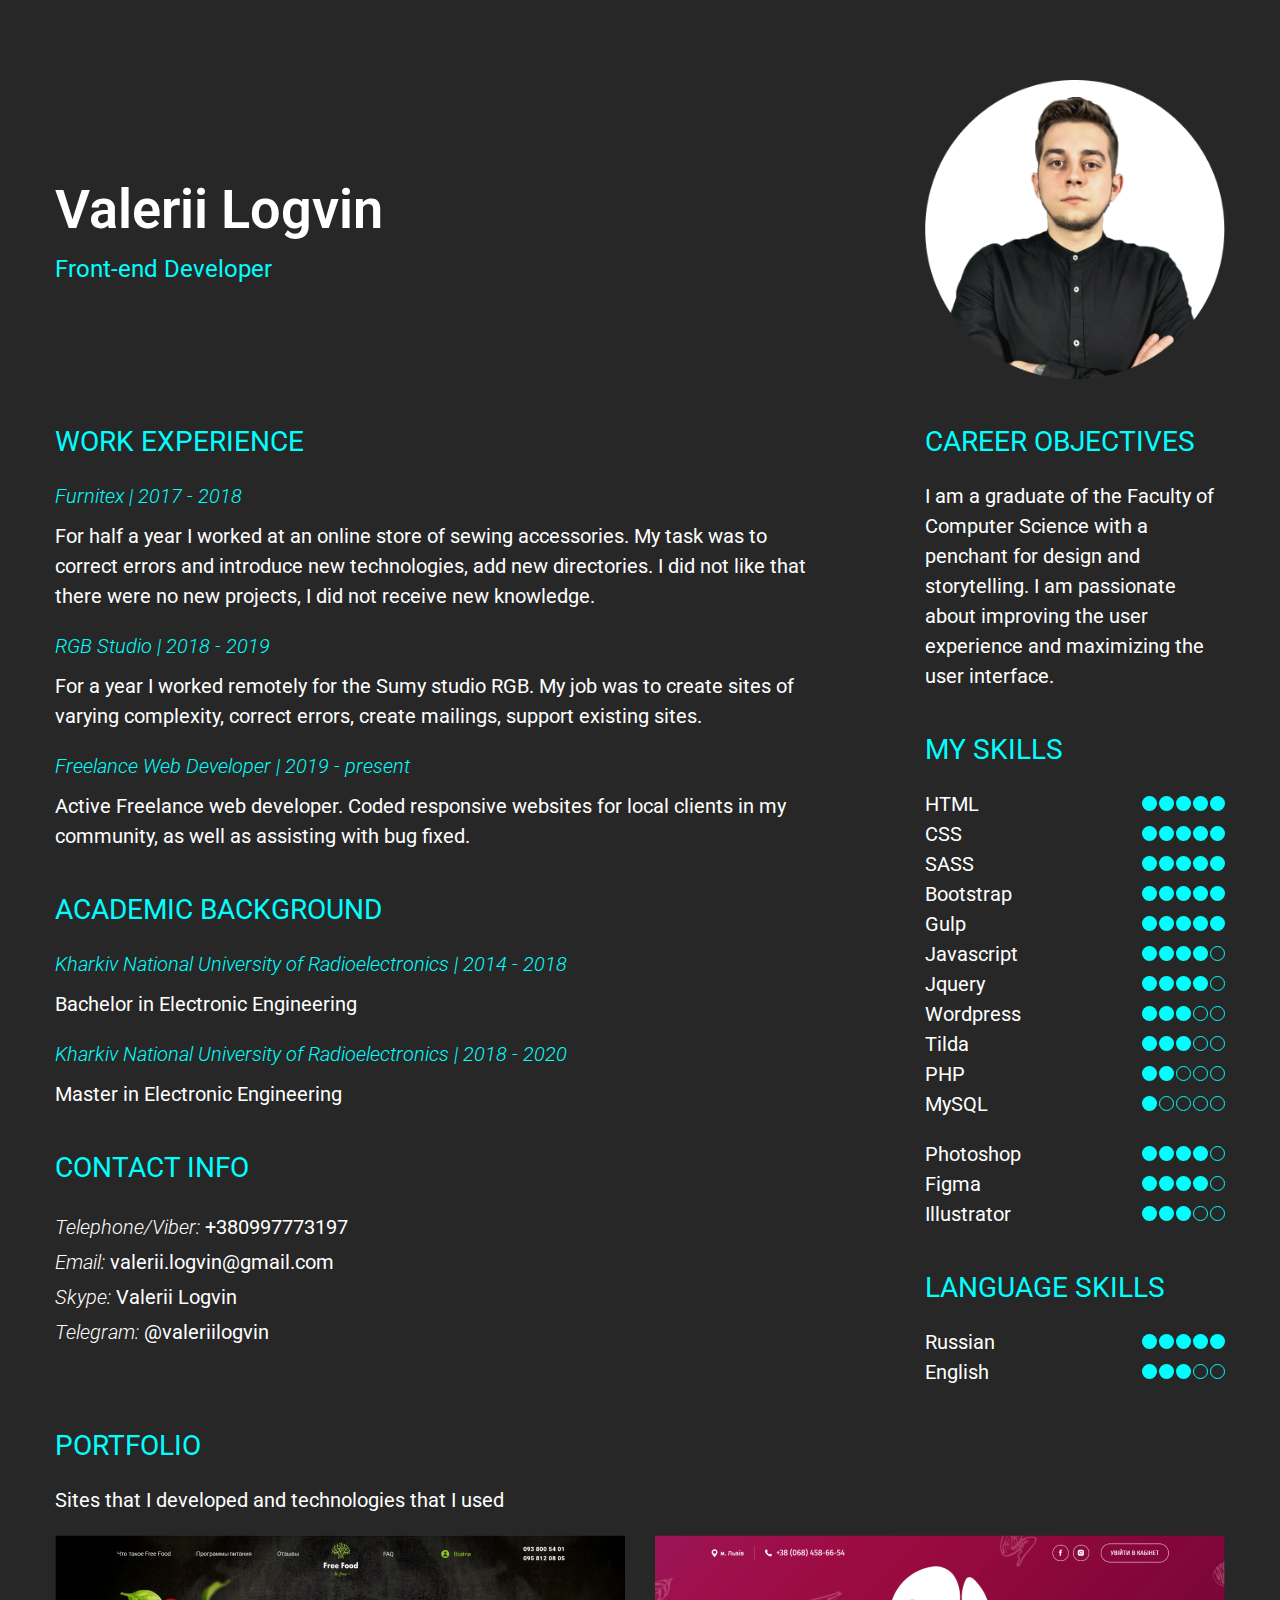
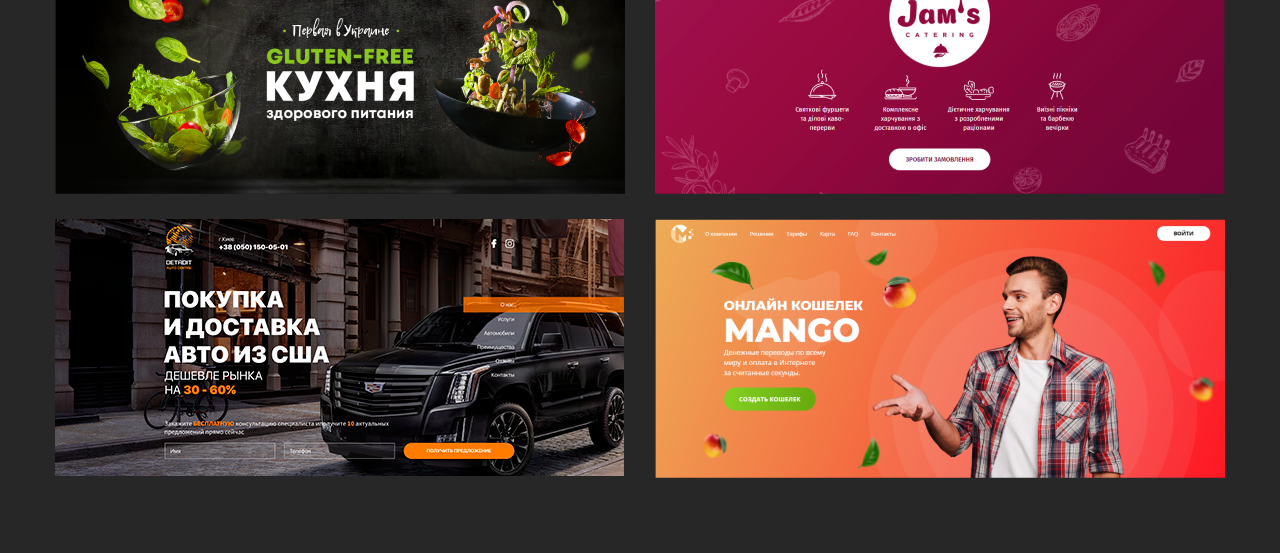
<file: index.html>
<!DOCTYPE html>
<html lang="en">
<head>

    <meta charset="UTF-8">

    <title>Valerii Logvin</title>

    <meta name="viewport" content="width=device-width, initial-scale=1.0"/>
    <link href="https://fonts.googleapis.com/css?family=Roboto:300,300i,400,500,700&display=swap" rel="stylesheet">

    <link rel="stylesheet" href="css/main.css">

</head>

<body>
<div class="wrapper">
    <div class="conteiner">

        <div class="section1">
            <div class="flex">
                <div class="flex_left">
                    <div class="name">
                        <h1>Valerii Logvin</h1>
                        <p>Front-end Developer</p>
                    </div>
                </div>
                <div class="flex_right">
                    <div class="photo">
                        <img src="img/photo.png" alt="">
                    </div>
                </div>

            </div>
        </div>

        <div class="section2">
            <div class="flex">
                <div class="flex_left">
                    <div class="cw-block work-experience">
                        <h2>work experience</h2>
                        <h3>Furnitex |  2017 - 2018</h3>
                        <p>For half a year I worked at an online store of sewing accessories. My task was to correct errors and introduce new technologies, add new directories. I did not like that there were no new projects, I did not receive new knowledge.</p>
                        <h3>RGB Studio |  2018 - 2019 </h3>
                        <p>For a year I worked remotely for the Sumy studio RGB. My job was to create sites of varying complexity, correct errors, create mailings, support existing sites.</p>
                        <h3>Freelance Web Developer | 2019 - present</h3>
                        <p>Active Freelance web developer. Coded responsive websites for local clients in my community, as well as assisting with bug fixed.</p>
                    </div>
                    <div class="cw-block academic-background">
                        <h2>Academic Background</h2>
                        <h3>Kharkiv National University of Radioelectronics |  2014 - 2018</h3>
                        <p>Bachelor in Electronic Engineering</p>
                        <h3>Kharkiv National University of Radioelectronics |  2018 - 2020</h3>
                        <p>Master in Electronic Engineering</p>
                    </div>
                    <div class="cw-block contact-info">
                        <h2>Contact info</h2>
                        <div class="contacts">
                            <p>Telephone/Viber: <a href="tel:+380997773197" title="Нажмите, чтобы позвонить мне">+380997773197</a></p>
                            <p>Email: <a href="mailto:valerii.logvin@gmail.com" title="Нажмите, чтобы написать мне на почту">valerii.logvin@gmail.com</a></p>
                            <p>Skype: <a href="skype:live:a2e96c67710c90a0?chat" title="Нажмите, чтобы написать мне в Skype">Valerii Logvin</a></p>
                            <p>Telegram: <a href="tg://resolve?domain=valeriilogvin" title="Нажмите, чтобы написать мне в telegram">@valeriilogvin</a></p>
                        </div>
                    </div>
                </div>
                <div class="flex_right">
                    <div class="cw-block career-objectives">
                        <h2>Career objectives</h2>
                        <p>I am a graduate of the Faculty of Computer Science with a penchant for design and storytelling. I am passionate about improving the user experience and maximizing the user interface.</p>
                    </div>
                    <div class="cw-block my-skills">
                        <h2>My skills</h2>
                        <div class="skill-item">
                            <p>HTML</p>
                            <div class="star">
                                <span></span><span></span><span></span><span></span><span></span>
                            </div>
                        </div>
                        <div class="skill-item">
                            <p>CSS</p>
                            <div class="star">
                                <span></span><span></span><span></span><span></span><span></span>
                            </div>
                        </div>
                        <div class="skill-item">
                            <p>SASS</p>
                            <div class="star">
                                <span></span><span></span><span></span><span></span><span></span>
                            </div>
                        </div>
                        <div class="skill-item">
                            <p>Bootstrap</p>
                            <div class="star">
                                <span></span><span></span><span></span><span></span><span></span>
                            </div>
                        </div>
                        <div class="skill-item">
                            <p>Gulp</p>
                            <div class="star">
                                <span></span><span></span><span></span><span></span><span></span>
                            </div>
                        </div>
                        <div class="skill-item">
                            <p>Javascript</p>
                            <div class="star star4">
                                <span></span><span></span><span></span><span></span><span></span>
                            </div>
                        </div>
                        <div class="skill-item">
                            <p>Jquery</p>
                            <div class="star star4">
                                <span></span><span></span><span></span><span></span><span></span>
                            </div>
                        </div>
                        <div class="skill-item">
                            <p>Wordpress</p>
                            <div class="star star3">
                                <span></span><span></span><span></span><span></span><span></span>
                            </div>
                        </div>
                        <div class="skill-item">
                            <p>Tilda</p>
                            <div class="star star3">
                                <span></span><span></span><span></span><span></span><span></span>
                            </div>
                        </div>
                        <div class="skill-item">
                            <p>PHP</p>
                            <div class="star star2">
                                <span></span><span></span><span></span><span></span><span></span>
                            </div>
                        </div>
                        <div class="skill-item">
                            <p>MySQL</p>
                            <div class="star star1">
                                <span></span><span></span><span></span><span></span><span></span>
                            </div>
                        </div>
                        <div class="skill-item photoshop">
                            <p>Photoshop</p>
                            <div class="star star4">
                                <span></span><span></span><span></span><span></span><span></span>
                            </div>
                        </div>
                        <div class="skill-item">
                            <p>Figma</p>
                            <div class="star star4">
                                <span></span><span></span><span></span><span></span><span></span>
                            </div>
                        </div>
                        <div class="skill-item">
                            <p>Illustrator</p>
                            <div class="star star3">
                                <span></span><span></span><span></span><span></span><span></span>
                            </div>
                        </div>
                    </div>
                    <div class="cw-block language-skills">
                        <h2>Language skills</h2>
                        <div class="skill-item">
                            <p>Russian</p>
                            <div class="star">
                                <span></span><span></span><span></span><span></span><span></span>
                            </div>
                        </div>
                        <div class="skill-item">
                            <p>English</p>
                            <div class="star star3">
                                <span></span><span></span><span></span><span></span><span></span>
                            </div>
                        </div>
                    </div>
                </div>

            </div>
        </div>

        <div class="cw-block section3">
            <h2>Portfolio</h2>
            <p>Sites that I developed and technologies that I used</p>
            <div class="flex">
                <div class="portfolio-item site-consulting">
                    <img src="img/free-food.png" alt="">
                    <a class="link" target="_blanc" href="http://freefood.com.ua/"></a>
                    <div class="portfolio-icon">
                        <img src="img/icon/figma.png" alt="">
                        <img src="img/icon/html.png" alt="">
                        <img src="img/icon/css.png" alt="">
                        <img src="img/icon/js.png" alt="">
                        <img src="img/icon/gulp.png" alt="">
                        <img src="img/icon/sass.png" alt="">
                        <img src="img/icon/php.png" alt="">
                        <img src="img/icon/wordpress.png" alt="">
                        <img src="img/icon/woo.png" alt="">
                        <img src="img/icon/device.png" alt="">
                    </div>
                </div>
                <div class="portfolio-item jams">
                    <img src="img/jams.png" alt="">
                    <a class="link" target="_blanc" href="http://jamscatering.com.ua/"></a>
                    <div class="portfolio-icon">
                        <img src="img/icon/figma.png" alt="">
                        <img src="img/icon/html.png" alt="">
                        <img src="img/icon/css.png" alt="">
                        <img src="img/icon/jquery.png" alt="">
                        <img src="img/icon/slick.png" alt="">
                        <img src="img/icon/device.png" alt="">
                        
                    </div>
                </div>
                <div class="portfolio-item mango">
                    <img src="img/detroit.png" alt="">
                    <a class="link" target="_blanc" href="http://detroit-auto.com.ua/"></a>
                    <div class="portfolio-icon">
                        <img src="img/icon/figma.png" alt="">
                        <img src="img/icon/html.png" alt="">
                        <img src="img/icon/css.png" alt="">
                        <img src="img/icon/gulp.png" alt="">
                        <img src="img/icon/sass.png" alt="">
                        <img src="img/icon/wordpress.png" alt="">
                        <img src="img/icon/js.png" alt="">
                        <img src="img/icon/device.png" alt="">
                    </div>
                </div>
                <div class="portfolio-item mango">
                    <img src="img/mango.png" alt="">
                    <a class="link" target="_blanc" href="./mango"></a>
                    <div class="portfolio-icon">
                        <img src="img/icon/figma.png" alt="">
                        <img src="img/icon/html.png" alt="">
                        <img src="img/icon/css.png" alt="">
                        <img src="img/icon/gulp.png" alt="">
                        <img src="img/icon/sass.png" alt="">
                        <img src="img/icon/js.png" alt="">
                        <img src="img/icon/device.png" alt="">
                    </div>
                </div>
                <!--<div class="portfolio-item priam">-->
                    <!--<img src="img/priam.png" alt="">-->
                    <!--<a class="link" target="_blanc" href="./priam"></a>-->
                    <!--<div class="portfolio-icon">-->
                        <!--<img src="img/icon/ps.png" alt="">-->
                        <!--<img src="img/icon/html.png" alt="">-->
                        <!--<img src="img/icon/css.png" alt="">-->
                        <!--<img src="img/icon/wordpress.png" alt="">-->
                        <!--<img src="img/icon/sass.png" alt="">-->
                        <!--<img src="img/icon/js.png" alt="">-->
                        <!--<img src="img/icon/device.png" alt="">-->
                    <!--</div>-->
                <!--</div>-->
                <!--<div class="portfolio-item site-consulting">-->
                    <!--<img src="img/cons.png" alt="">-->
                    <!--<a class="link" target="_blanc" href="./site-consulting"></a>-->
                    <!--<div class="portfolio-icon">-->
                        <!--<img src="img/icon/figma.png" alt="">-->
                        <!--<img src="img/icon/html.png" alt="">-->
                        <!--<img src="img/icon/css.png" alt="">-->
                        <!--<img src="img/icon/js.png" alt="">-->
                        <!--<img src="img/icon/device.png" alt="">-->
                    <!--</div>-->
                <!--</div>-->
            </div>

        </div>

    </div>
</div>
</body>
</html>
</file>
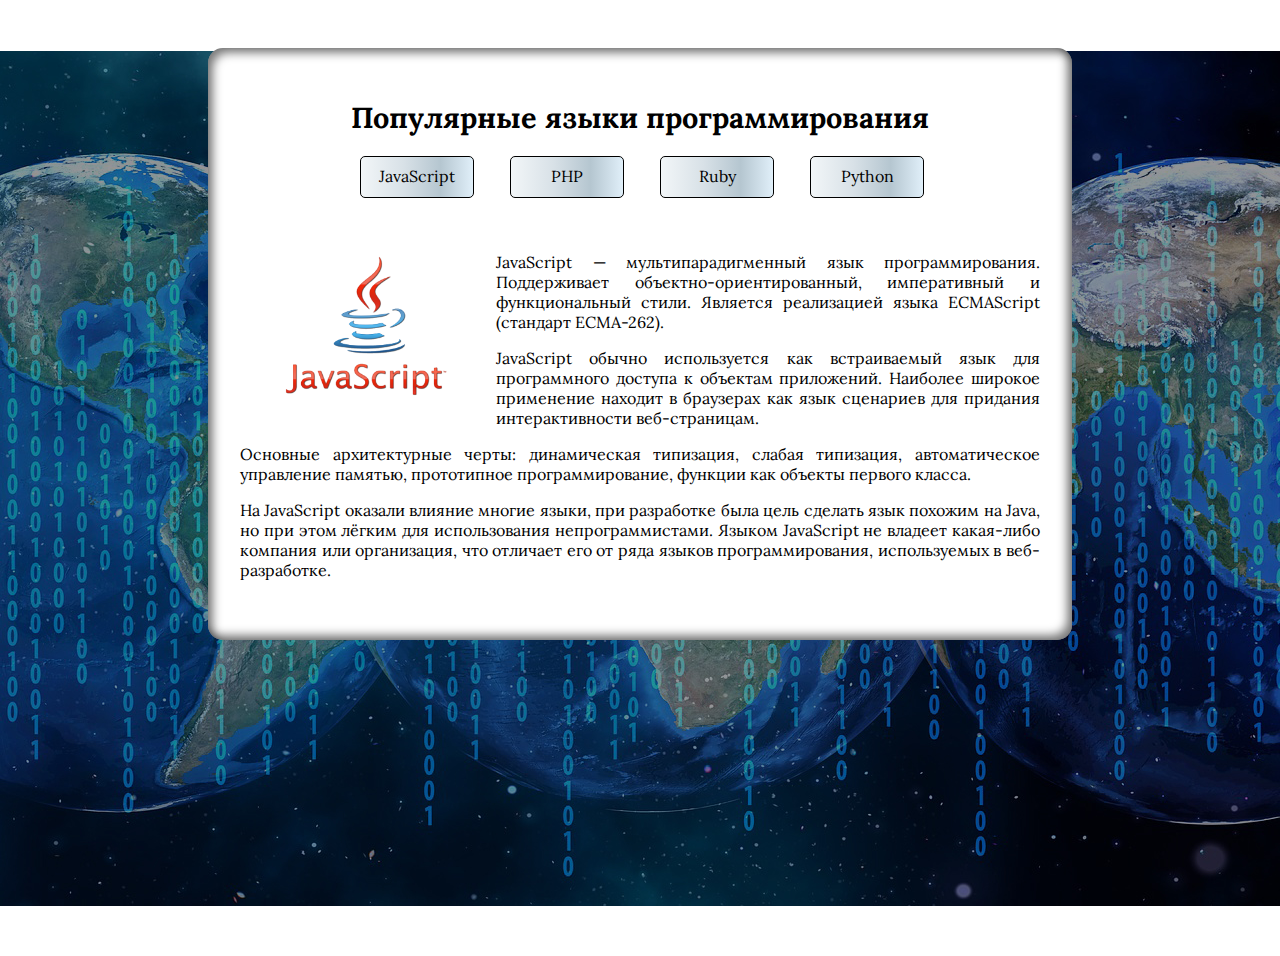
<file: ajax/index.html>
<!DOCTYPE html>
<html>
	<head>
		<meta charset="utf-8" >
		<title>JavaScript</title>
	</head>
	<body>
	<main>
		<h1>Популярные языки программирования</h1>
		<nav>
			<ul>
				<li><a class="link" href="index.html">JavaScript</a></li>
				<li><a class="link" href="php.html">PHP</a></li>
				<li><a class="link" href="ruby.html">Ruby</a></li>
				<li><a class="link" href="python.html">Python</a></li>
			</ul>
		</nav>
		<div id="loader"></div>
		<div id="content">
			<img src="img/js.png" alt="">
			<p>JavaScript  — мультипарадигменный язык программирования. Поддерживает объектно-ориентированный, императивный и функциональный стили. Является реализацией языка ECMAScript (стандарт ECMA-262).</p>
			
			<p>JavaScript обычно используется как встраиваемый язык для программного доступа к объектам приложений. Наиболее широкое применение находит в браузерах как язык сценариев для придания интерактивности веб-страницам.</p>
			
			<p>Основные архитектурные черты: динамическая типизация, слабая типизация, автоматическое управление памятью, прототипное программирование, функции как объекты первого класса.</p>
			
			<p>На JavaScript оказали влияние многие языки, при разработке была цель сделать язык похожим на Java, но при этом лёгким для использования непрограммистами. Языком JavaScript не владеет какая-либо компания или организация, что отличает его от ряда языков программирования, используемых в веб-разработке.</p>
		</div> 
	</main>
	<link rel="stylesheet" href="css/style.css">
	<link href="https://fonts.googleapis.com/css?family=Lora&amp;subset=cyrillic" rel="stylesheet">
	<script src="https://ajax.googleapis.com/ajax/libs/jquery/3.5.1/jquery.min.js"></script>
	<script>
		$(document).ready(function(){
			$(".link").click(function(){
				var info = $(this).attr("href")+ " #content";
				$("#content").hide("fast", loadContent);
				$("#loader").fadeIn("normal");

				function loadContent(){
					$("#content").load(info, "", function(){
						$("#content").show("normal", hideLoader());
					})
				}

				function hideLoader(){
					$("#loader").fadeOut("normal");
				}

				return false;
			})
		})
	</script>
	</body>
</html>
</file>
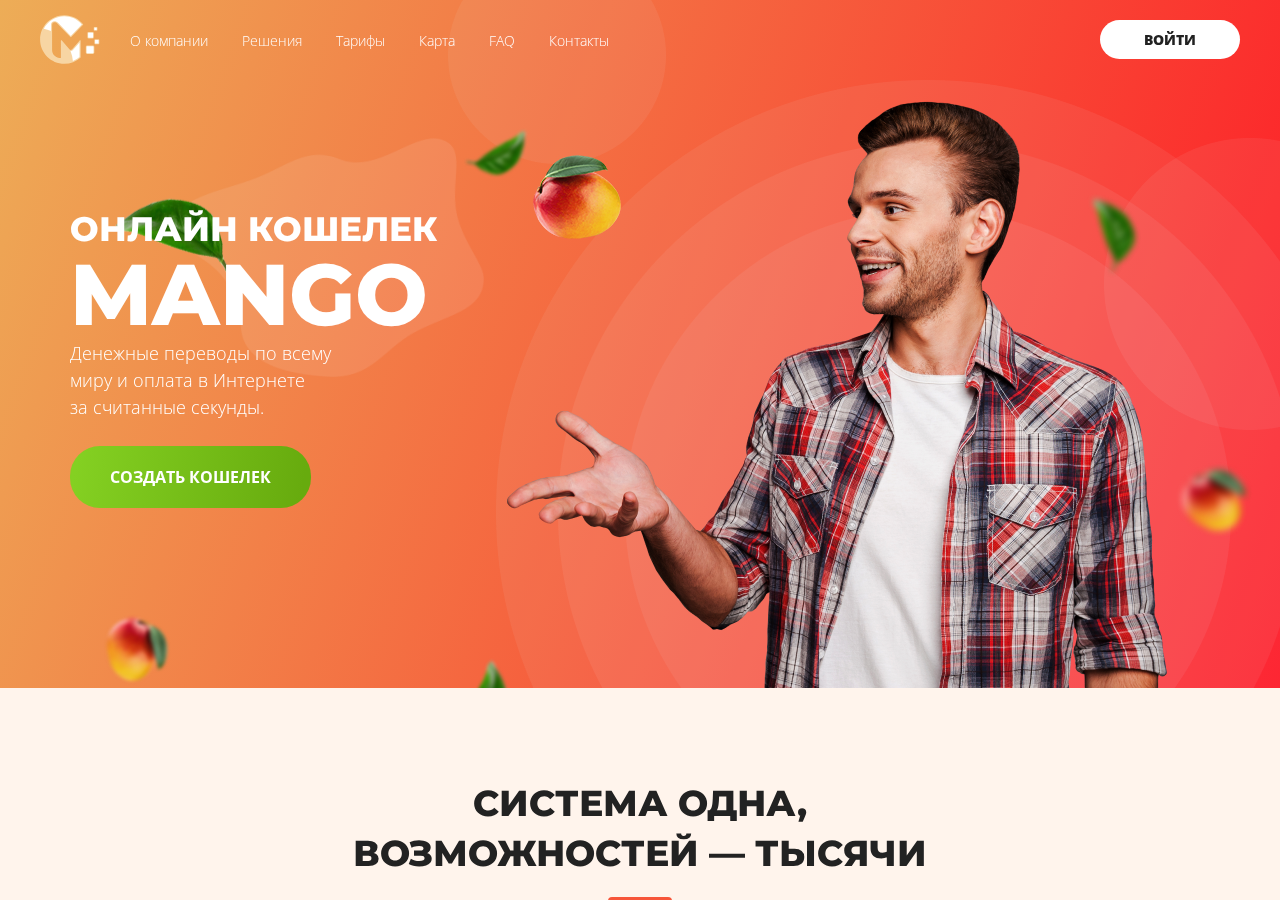
<file: mango/index.html>
<!DOCTYPE html>
<!--[if lt IE 7 ]> <html class="ie6"> <![endif]-->
<!--[if IE 7 ]> <html class="ie7"> <![endif]-->
<!--[if IE 8 ]> <html class="ie8"> <![endif]-->
<!--[if IE 9 ]> <html class="ie9"> <![endif]-->
<!--[if (gt IE 9)|!(IE)]><!--> <html> <!--<![endif]-->


<head>
    <meta charset="UTF-8">
    <title>Mango</title>

    <!--[if IE]>
    <script src="http://html5shiv.googlecode.com/svn/trunk/html5.js"></script>
    <![endif]-->
    <!--[if (gte IE 6)&(lte IE 8)]>
    <![endif]-->

    <meta name="viewport" content="width=device-width, initial-scale=1.0"/>
    <link rel="stylesheet" href="css/libs.min.css">
    <link href="css/main.css" rel="stylesheet"/>

    <link href="fav.ico" rel="shortcut icon" type="image/x-icon" />
    <meta name="SKYPE_TOOLBAR" content="SKYPE_TOOLBAR_PARSER_COMPATIBLE" />
    <meta content="telephone=no" name="format-detection">
    <link href="https://fonts.googleapis.com/css?family=Montserrat:300,400,500,600,700,800|Open+Sans:400,600,700,800|Roboto:300,400,500,700,900&display=swap&subset=cyrillic" rel="stylesheet">

</head>

<body>

    <!-- svg-icon ======================= -->
    <svg aria-hidden="true" style="position: absolute; width: 0; height: 0; overflow: hidden;" version="1.1" xmlns="http://www.w3.org/2000/svg" xmlns:xlink="http://www.w3.org/1999/xlink">
        <defs>
            <symbol id="icon-fb" viewBox="0 0 15 32">
                <title>fb</title>
                <path  d="M4.476 32v-14.313h-4.476v-5.687h4.476v-4.481c0-4.869 2.778-7.519 6.834-7.519 1.944 0 3.613 0.156 4.097 0.225v5.088h-2.813c-2.206 0-2.632 1.125-2.632 2.769v3.919h4.978l-0.683 5.687h-4.295v14.313z"></path>
            </symbol>
            <symbol id="icon-insta" viewBox="0 0 30 32">
                <title>insta</title>
                <path  d="M14.769 8.26c-4.193 0-7.576 3.453-7.576 7.734s3.382 7.734 7.576 7.734c4.193 0 7.576-3.453 7.576-7.734s-3.383-7.734-7.576-7.734zM14.769 21.021c-2.71 0-4.925-2.255-4.925-5.028s2.209-5.028 4.925-5.028c2.716 0 4.925 2.255 4.925 5.028s-2.215 5.028-4.925 5.028zM24.422 7.943c0 1.003-0.791 1.804-1.767 1.804-0.982 0-1.767-0.808-1.767-1.804s0.791-1.804 1.767-1.804c0.976 0 1.767 0.808 1.767 1.804zM29.44 9.774c-0.112-2.416-0.653-4.557-2.387-6.32-1.727-1.763-3.824-2.315-6.191-2.437-2.439-0.141-9.752-0.141-12.191 0-2.36 0.114-4.457 0.666-6.191 2.43s-2.268 3.904-2.387 6.32c-0.138 2.49-0.138 9.955 0 12.445 0.112 2.416 0.653 4.557 2.387 6.32s3.824 2.315 6.191 2.437c2.44 0.141 9.752 0.141 12.191 0 2.367-0.114 4.464-0.666 6.191-2.437 1.727-1.763 2.268-3.904 2.387-6.32 0.138-2.49 0.138-9.948 0-12.438zM26.288 24.885c-0.514 1.319-1.51 2.336-2.809 2.867-1.945 0.788-6.561 0.606-8.71 0.606s-6.771 0.175-8.71-0.606c-1.292-0.525-2.288-1.541-2.809-2.867-0.771-1.985-0.593-6.697-0.593-8.891s-0.171-6.912 0.593-8.891c0.514-1.319 1.51-2.336 2.809-2.867 1.945-0.788 6.56-0.606 8.71-0.606s6.771-0.175 8.71 0.606c1.292 0.525 2.288 1.541 2.809 2.867 0.771 1.986 0.593 6.697 0.593 8.891s0.178 6.912-0.593 8.891z"></path>
            </symbol>
            <symbol id="icon-telegram" viewBox="0 0 35 32">
                <title>telegram</title>
                <path  d="M34.808 3.48l-5.268 25.359c-0.397 1.79-1.434 2.235-2.906 1.392l-8.026-6.038-3.873 3.802c-0.429 0.438-0.787 0.803-1.613 0.803l0.577-8.344 14.875-13.722c0.647-0.589-0.14-0.915-1.005-0.326l-18.39 11.821-7.917-2.53c-1.722-0.549-1.753-1.758 0.358-2.601l30.966-12.178c1.434-0.549 2.688 0.326 2.221 2.561z"></path>
            </symbol>
            <symbol id="icon-vk" viewBox="0 0 56 32">
                <title>vk</title>
                <path  d="M52.986 3.034c0.36-1.172 0-2.034-1.731-2.034h-5.726c-1.458 0-2.129 0.741-2.489 1.566 0 0-2.917 6.853-7.039 11.297-1.332 1.284-1.944 1.697-2.674 1.697-0.36 0-0.914-0.412-0.914-1.584v-10.941c0-1.406-0.408-2.034-1.614-2.034h-9.003c-0.914 0-1.458 0.656-1.458 1.266 0 1.331 2.061 1.641 2.275 5.391v8.138c0 1.781-0.331 2.109-1.060 2.109-1.944 0-6.669-6.881-9.469-14.756-0.564-1.528-1.118-2.147-2.586-2.147h-5.726c-1.633 0-1.964 0.741-1.964 1.566 0 1.462 1.944 8.728 9.051 18.328 4.735 6.553 11.404 10.106 17.471 10.106 3.646 0 4.093-0.787 4.093-2.147 0-6.263-0.33-6.853 1.497-6.853 0.846 0 2.304 0.413 5.707 3.572 3.889 3.75 4.531 5.428 6.708 5.428h5.726c1.633 0 2.46-0.788 1.983-2.344-1.089-3.272-8.449-10.003-8.779-10.453-0.846-1.050-0.603-1.519 0-2.456 0.010-0.009 7-9.497 7.719-12.713z"></path>
            </symbol>
        </defs>
    </svg>
    <!-- svg-icon :END ======================= -->


    <div class="wrapper wrapper-main">

        <nav class="pushy pushy-left" data-focus="#first-link">
            <div class="pushy-content flex">
                <a class="close menu-btn"></a>
                <ul>
                    <li class="pushy-link"><a href="#">О компании</a></li>
                    <li class="pushy-link"><a href="#">Решения</a></li>
                    <li class="pushy-link"><a href="#">Тарифы</a></li>
                    <li class="pushy-link"><a href="#">Карта</a></li>
                    <li class="pushy-link"><a href="#">FAQ</a></li>
                    <li class="pushy-link"><a href="#">Контакты</a></li>
                </ul>
                <div class="social">
                    <a href="#" class="vk"><svg class="icon icon-vk"><use xlink:href="#icon-vk"></use></svg><span class="name"></span></a>
                    <a href="#" class="fb"><svg class="icon icon-fb"><use xlink:href="#icon-fb"></use></svg><span class="name"></span></a>
                    <a href="#" class="telegram"><svg class="icon icon-telegram"><use xlink:href="#icon-telegram"></use></svg><span class="name"></span></a>
                    <a href="#" class="inst"><svg class="icon icon-insta"><use xlink:href="#icon-insta"></use></svg><span class="name"></span></a>
                </div>
            </div>
        </nav>
        <div class="site-overlay"></div>

        <div class="parallax parallax-header parallax2">
            <img src="img/bg-img/bg5.png" alt="" class="bg-img5">
            <img src="img/bg-img/bg4.png" alt="" class="bg-img4">
            <img src="img/bg-img/bg7.png" alt="" class="bg-img7">
        </div>
        <div class="parallax parallax-header">



            <img src="img/bg-img/bg6.png" alt="" class="bg-img6">
            <img src="img/bg-img/bg9.png" alt="" class="bg-img9">
            <img src="img/bg-img/bg10.png" alt="" class="bg-img10">
        </div>

        <header>
            <div class="top-menu flex">
                <button class="menu-btn desctop_none">
                    <span></span>
                    <span></span>
                    <span></span>
                </button>
                <div class="logo"><a href="#"><img src="img/header-logo.svg" alt="Mango"></a></div>
                <ul class="menu">
                    <li><a href="">О компании</a></li>
                    <li><a href="">Решения</a></li>
                    <li><a href="">Тарифы</a></li>
                    <li><a href="">Карта</a></li>
                    <li><a href="">FAQ</a></li>
                    <li><a href="">Контакты</a></li>
                </ul>
                <a href="#" class="top-menu_button"><span>Войти</span></a>
            </div>
            <div class="conteiner">
                <div class="header_title-block">
                    <h2>Онлайн кошелек</h2>
                    <h1>MANGO</h1>
                    <p class="header_title">
                        Денежные переводы по всему
                        <br />миру и оплата в Интернете
                        <br />за считанные секунды.
                    </p>
                    <a href="" class="button"><span>Создать кошелек</span></a>
                </div>

            </div>
            <div class="header-man">
                <img src="img/header-man.png" alt="" class="man-img">
                <img src="img/bg-img/bg8.png" alt="" class="bg-apple">
            </div>
            <img src="img/bg-img/bg1.png" alt="" class="bg-img1">
            <img src="img/bg-img/bg2.png" alt="" class="bg-img2">
            <img src="img/bg-img/bg3.png" alt="" class="bg-img3">

        </header>

        <section class="section1">
            <div class="conteiner">
                <h2>Система одна,<br />возможностей — тысячи</h2>
                <span class="separator"></span>
                <div class="flex">
                    <div class="sect1_block">
                        <div class="sect1_block-top sect1_first-block-top">
                            <p>Самая низкая комиссия в интернете</p>
                        </div>
                        <p class="sect1_block-bottom">В течение года вы платите всего…%. Минимальная комиссия среди популярных систем онлайн оплаты.</p>
                    </div>
                    <div class="sect1_block">
                        <div class="sect1_block-top sect1_second-block-top">
                            <p>Электронные переводы по всему миру</p>
                        </div>
                        <p class="sect1_block-bottom">Отправляйте деньги в любую<br />точку земного шара, даже не зарегистрированным в системе людям.</p>
                    </div>
                    <div class="sect1_block">
                        <div class="sect1_block-top sect1_third-block-top">
                            <p>Мгновенное зачисление</p>
                        </div>
                        <p class="sect1_block-bottom">Деньги поступят в ваш кошелек в срок от 5 секунд.</p>
                    </div>
                </div>
            </div>
        </section>

        <section class="section2 center">
            <div class="conteiner">
                <h2>Получите доступ к вводу <br />и выводу денег</h2>
                <p>на различные платежные системы,<br /> банковские карты и банки</p>
                <span class="separator"></span>
                <div class="flex">
                    <a class="sect2_block mastercard" href="#"><img src="img/sect2/1.svg" alt=""></a>
                    <a class="sect2_block visa" href="#"><img src="img/sect2/2.svg" alt=""></a>
                    <a class="sect2_block qiwi" href="#"><img src="img/sect2/3.svg" alt=""></a>
                    <a class="sect2_block wire" href="#"><img src="img/sect2/4.svg" alt=""></a>
                    <a class="sect2_block yandex" href="#"><img src="img/sect2/5.svg" alt=""></a>
                    <a class="sect2_block webmoney" href="#"><img src="img/sect2/6.svg" alt=""></a>
                    <a class="sect2_block paypal" href="#"><img src="img/sect2/7.svg" alt=""></a>
                    <a class="sect2_block advcash" href="#"><img src="img/sect2/8.svg" alt=""></a>
                    <a class="sect2_block skrill" href="#"><img src="img/sect2/9.svg" alt=""></a>
                    <a class="sect2_block wallet" href="#"><img src="img/sect2/10.svg" alt=""></a>
                </div>
                <a href="#" class="button"><span>Создать кошелек</span></a>
            </div>
        </section>

        <section class="section3">
            <div class="conteiner">
                <h2>Преимущества</h2>
                <span class="separator"></span>
                <div class="flex">
                    <div class="sect3_block">
                        <h5>Случайные бонусы при переводе от ...</h5>
                        <span class="number">01</span>
                        <span class="separator"></span>
                        <p>Получите случайный бонус к каждому переводу: прибавка к сумме, сниженный % комиссии и другие приятные подарки.</p>
                    </div>
                    <div class="sect3_block">
                        <h5>Онлайн кошелек<br /> с функцией банка</h5>
                        <span class="number">02</span>
                        <span class="separator"></span>
                        <p>Вы можете не только перевести и получить деньги, оформить карту для безопасного пользования системой, но и вкладывать …руб под …% годовых.</p>
                    </div>
                    <div class="sect3_block">
                        <h5>Обмен валют на особых условия</h5>
                        <span class="number">03</span>
                        <span class="separator"></span>
                        <p>Обменивайте доллары, рубли и гривны поasdasdasd курсу, превышающему банковский.</p>
                    </div>
                </div>
                <div class="parallax">
                    <img src="img/bg-img/bg8.png" alt="" class="bg-apple">
                    <img src="img/bg-img/bg4.png" alt="" class="bg-img4">
                    <img src="img/bg-img/bg7.png" alt="" class="bg-img7">
                    <img src="img/bg-img/bg9.png" alt="" class="bg-img9">
                </div>
                <img class="sect3_img4" src="img/sect3/4.png" alt="">
                <img class="sect3_img1" src="img/sect3/1.png" alt="">
                <img class="sect3_img3" src="img/sect3/3.png" alt="">
                <img class="sect3_img2" src="img/sect3/2.png" alt="">
                <img class="sect3_img5" src="img/sect3/5.png" alt="">
            </div>
        </section>

        <section class="section4">
            <div class="conteiner">
                <h2>Открыть кошелек просто,</h2>
                <p class="center">как включить телевизор</p>
                <span class="separator"></span>
                <div class="flex">
                    <div class="sect4_block">
                        <img src="img/sect4-img1.svg" alt="">
                        <p><span>Авторизуетесь</span> в системе</p>
                    </div>
                    <div class="sect4_block">
                        <img src="img/sect4-img2.svg" alt="">
                        <p><span>Заполняете</span> платежные данные</p>
                    </div>
                    <div class="sect4_block">
                        <img src="img/sect4-img3.svg" alt="">
                        <p><span>Отправляете и получаете</span> переводы по всему миру</p>
                    </div>
                </div>
            </div>
        </section>

        <section class="section5">
            <div class="conteiner">
                <h2>FAQ</h2>
                <span class="separator"></span>
                <div class="flex sect5_faq">
                    <div class="sect5_faq-left">
                        <div >
                            <div class="pane_header">Как я могу осуществить перевод<br /> или получить деньги?<span></span></div>
                            <div class="subitem">Кроме стандартных методов шифрования мы отслеживаем современные тенденции, причем не только в сфере защиты информации, но и с обратной стороны – со стороны хакеров. Мы собираем информацию о «популярных» методах взлома аккаунтов и кражи информации и создаем дополнения, которые минимизируют риски неправомерных действий. Кроме того на сайте работает защита от спама и мультиаккаунтов, блокировка по IP, которая учитывает «обходные маневры» VPN.</div>
                        </div>
                        <div >
                            <div class="pane_header">Почему такая низкая комиссия на переводы и обмен валют?<span></span></div>
                            <div class="subitem">Кроме стандартных методов шифрования мы отслеживаем современные тенденции, причем не только в сфере защиты информации, но и с обратной стороны – со стороны хакеров. Мы собираем информацию о «популярных» методах взлома аккаунтов и кражи информации и создаем дополнения, которые минимизируют риски неправомерных действий. Кроме того на сайте работает защита от спама и мультиаккаунтов, блокировка по IP, которая учитывает «обходные маневры» VPN.</div>
                        </div>
                        <div >
                            <div class="pane_header">Как вы защищаете персональные данные?<span></span></div>
                            <div class="subitem">Кроме стандартных методов шифрования мы отслеживаем современные тенденции, причем не только в сфере защиты информации, но и с обратной стороны – со стороны хакеров. Мы собираем информацию о «популярных» методах взлома аккаунтов и кражи информации и создаем дополнения, которые минимизируют риски неправомерных действий. Кроме того на сайте работает защита от спама и мультиаккаунтов, блокировка по IP, которая учитывает «обходные маневры» VPN.</div>
                        </div>
                    </div>
                    <div class="sect5_faq-right">
                        <div >
                            <div class="pane_header">Что означает «случайные бонусы»?<span></span></div>
                            <div class="subitem">Кроме стандартных методов шифрования мы отслеживаем современные тенденции, причем не только в сфере защиты информации, но и с обратной стороны – со стороны хакеров. Мы собираем информацию о «популярных» методах взлома аккаунтов и кражи информации и создаем дополнения, которые минимизируют риски неправомерных действий. Кроме того на сайте работает защита от спама и мультиаккаунтов, блокировка по IP, которая учитывает «обходные маневры» VPN.</div>
                        </div>
                        <div >
                            <div class="pane_header">Я могу подключить Манго к своему интернет-магазину?<span></span></div>
                            <div class="subitem">Кроме стандартных методов шифрования мы отслеживаем современные тенденции, причем не только в сфере защиты информации, но и с обратной стороны – со стороны хакеров. Мы собираем информацию о «популярных» методах взлома аккаунтов и кражи информации и создаем дополнения, которые минимизируют риски неправомерных действий. Кроме того на сайте работает защита от спама и мультиаккаунтов, блокировка по IP, которая учитывает «обходные маневры» VPN.</div>
                        </div>
                        <div >
                            <div class="pane_header">Как быстро отвечают специалисты вашего колл центра?<span></span></div>
                            <div class="subitem">Кроме стандартных методов шифрования мы отслеживаем современные тенденции, причем не только в сфере защиты информации, но и с обратной стороны – со стороны хакеров. Мы собираем информацию о «популярных» методах взлома аккаунтов и кражи информации и создаем дополнения, которые минимизируют риски неправомерных действий. Кроме того на сайте работает защита от спама и мультиаккаунтов, блокировка по IP, которая учитывает «обходные маневры» VPN.</div>
                        </div>
                    </div>
                </div>
                <div class="flex sect5_bottom-block">
                    <div class="block-left">
                        <h3>Манго</h3>
                        <p>вкусные финансовые продукты для вас и вашего бизнеса.</p>
                    </div>
                    <div class="block-right">
                        <h3>Регистрируйтесь</h3>
                        <p>и получите свою максимальную выгоду.</p>
                        <a href="#" class="button"><span>Создать кошелек</span></a>
                    </div>
                </div>
            </div>
        </section>

        <section class="section6">
            <div class="conteiner">
                <h2>Если у вас Остались вопросы,</h2>
                <p>вы всегда можете связаться с нами</p>
                <span class="separator"></span>
                <div class="flex">
                    <div class="sect6_block sect6_block-first">
                        <p>
                            Звоните
                        </p>
                        <a href="tel:+380965232332">+38 (096) 523-23-32</a>
                    </div>
                    <div class="sect6_block sect6_block-second">
                        <p>
                            Пишите
                        </p>
                        <a href="mailto:mango@gmail.com">mango@gmail.com</a>
                    </div>
                    <div class="sect6_block sect6_block-third">
                        <a href="#" class="vk"><svg class="icon icon-vk"><use xlink:href="#icon-vk"></use></svg><span class="name"></span></a>
                        <a href="#" class="fb"><svg class="icon icon-fb"><use xlink:href="#icon-fb"></use></svg><span class="name"></span></a>
                        <a href="#" class="telegram"><svg class="icon icon-telegram"><use xlink:href="#icon-telegram"></use></svg><span class="name"></span></a>
                        <a href="#" class="inst"><svg class="icon icon-insta"><use xlink:href="#icon-insta"></use></svg><span class="name"></span></a>
                    </div>
                </div>
            </div>
            <div class="parallax">
                <img src="img/bg-img/bg9.png" alt="" class="sect6-img2">
                <img src="img/bg-img/bg4.png" alt="" class="sect6-img4">
                <img src="img/bg-img/bg4.png" alt="" class="sect6-img7">
            </div>
            <img src="img/bg-img/bg2.png" alt="" class="sect6-img8">
            <img src="img/bg-img/bg2.png" alt="" class="sect6-img6">
            <img src="img/bg-img/bg2.png" alt="" class="sect6-img3">
            <img src="img/bg-img/sect6-quest.svg" alt="" class="sect6-img1">
            <img src="img/bg-img/sect6-quest.svg" alt="" class="sect6-img5">
        </section>

        <footer>
            <div class="coneiner center">
                <div class="footer-logo"><a href="#"><img src="img/logo-footer.svg" alt=""></a></div>
                <p>© 2018, Манго. Все права защищены</p>
            </div>
        </footer>

    </div>

    <!-- scripts ======================= -->
    <script src="https://code.jquery.com/jquery-2.2.0.min.js" type="text/javascript"></script>
    <script src="js/libs.min.js"></script>
    <script src="js/main.js"></script>
    <!-- scripts : END ======================= -->

</body>
</html>
</file>
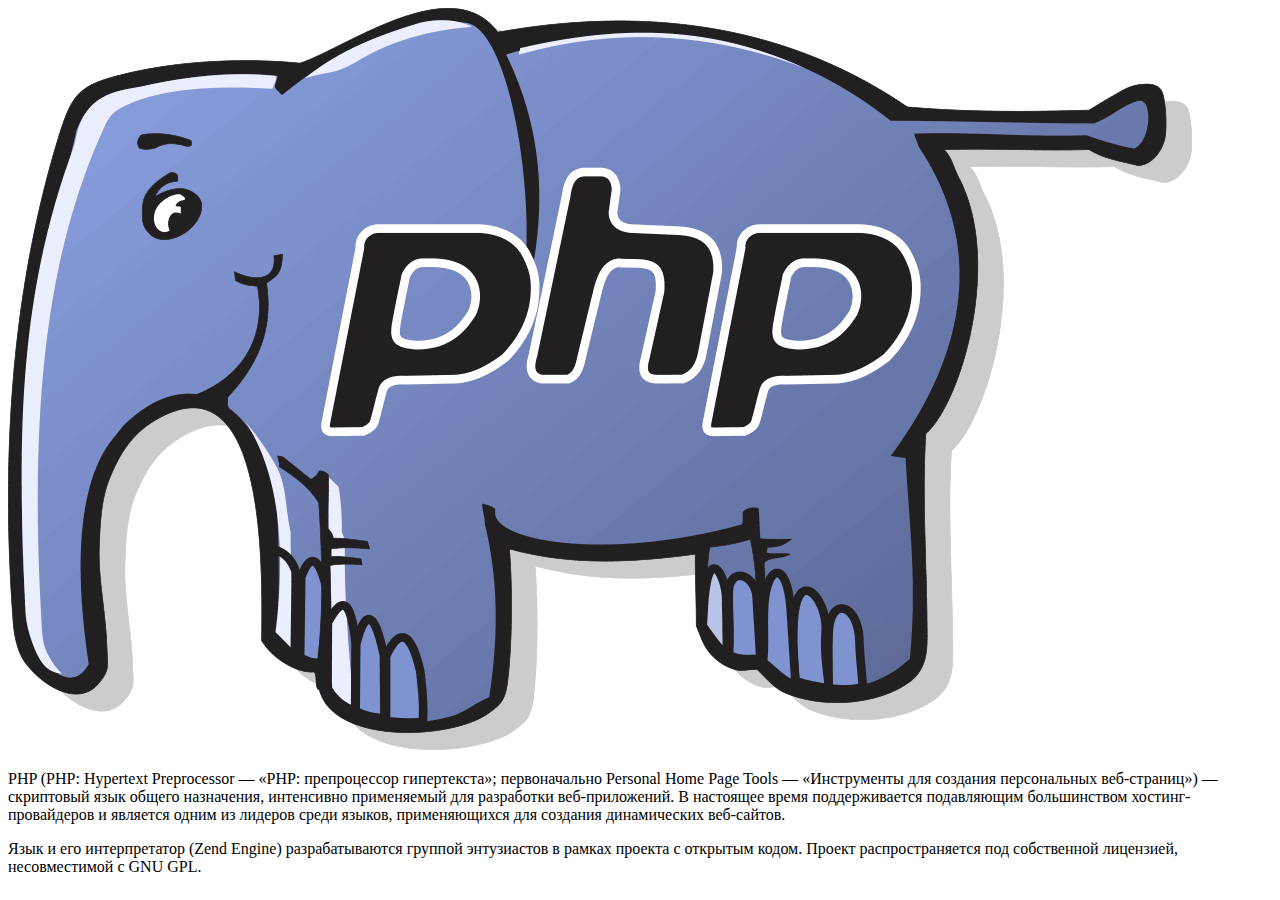
<file: ajax/php.html>
<!DOCTYPE html>
<html lang="ru">
  <head>
    <meta charset="utf-8">
    <meta http-equiv="X-UA-Compatible" content="IE=edge">
    <meta name="viewport" content="width=device-width, initial-scale=1">
   	<title>PHP</title>
  </head>
  <body>
		<div id="content">
			<img src="img/php.png" alt="">
			<p>PHP (PHP: Hypertext Preprocessor — «PHP: препроцессор гипертекста»; первоначально Personal Home Page Tools — «Инструменты для создания персональных веб-страниц») — скриптовый язык общего назначения, интенсивно применяемый для разработки веб-приложений. В настоящее время поддерживается подавляющим большинством хостинг-провайдеров и является одним из лидеров среди языков, применяющихся для создания динамических веб-сайтов.</p>
			
			<p>Язык и его интерпретатор (Zend Engine) разрабатываются группой энтузиастов в рамках проекта с открытым кодом. Проект распространяется под собственной лицензией, несовместимой с GNU GPL.</p>
		</div> 

  </body>
</html>
</file>
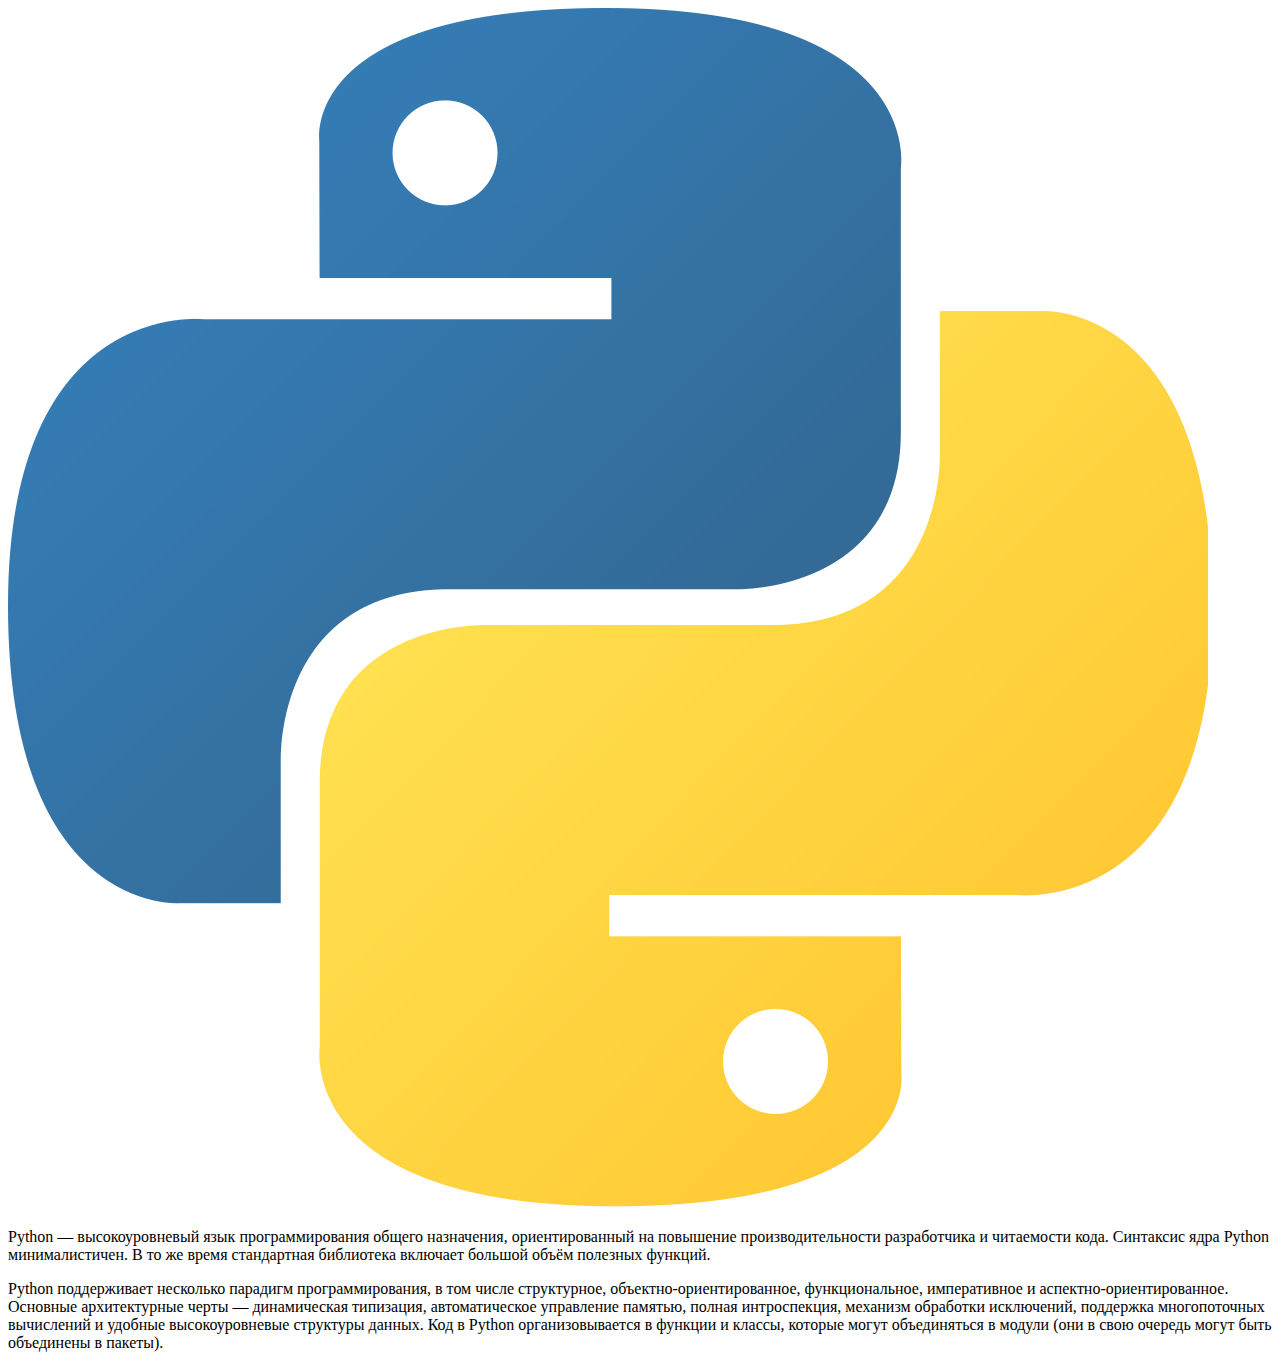
<file: ajax/python.html>
<!DOCTYPE html>
<html lang="ru">
  <head>
    <meta charset="utf-8">
    <meta http-equiv="X-UA-Compatible" content="IE=edge">
    <meta name="viewport" content="width=device-width, initial-scale=1">
   	<title>Python</title>
  </head>
  <body>
	<div id="content">
		<img src="img/python.png" alt="">
		<p>Python  — высокоуровневый язык программирования общего назначения, ориентированный на повышение производительности разработчика и читаемости кода. Синтаксис ядра Python минималистичен. В то же время стандартная библиотека включает большой объём полезных функций.</p>
		
		<p>Python поддерживает несколько парадигм программирования, в том числе структурное, объектно-ориентированное, функциональное, императивное и аспектно-ориентированное. Основные архитектурные черты — динамическая типизация, автоматическое управление памятью, полная интроспекция, механизм обработки исключений, поддержка многопоточных вычислений и удобные высокоуровневые структуры данных. Код в Python организовывается в функции и классы, которые могут объединяться в модули (они в свою очередь могут быть объединены в пакеты).</p>
		
	</div> 

  </body>
</html>
</file>
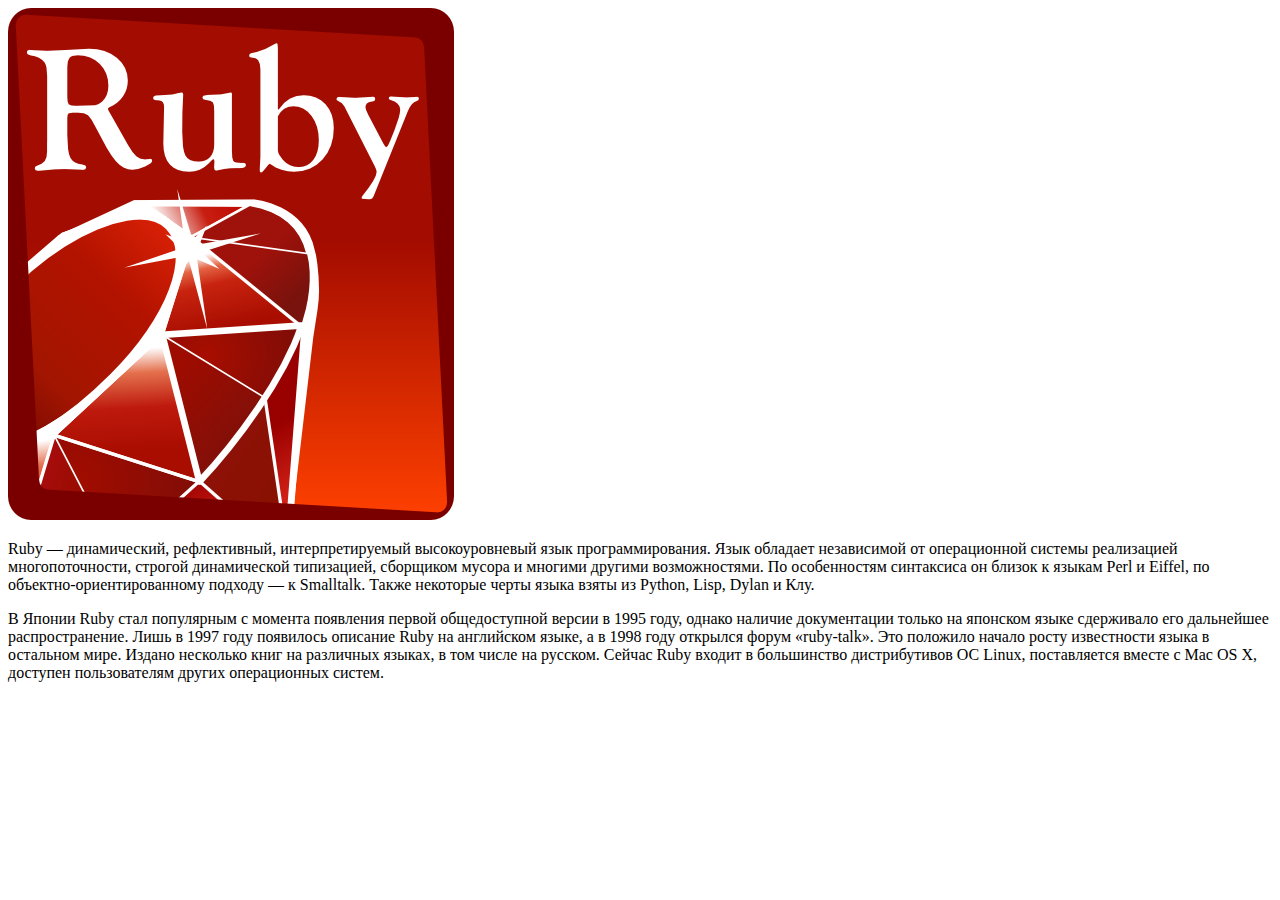
<file: ajax/ruby.html>
<!DOCTYPE html>
<html lang="ru">
  <head>
    <meta charset="utf-8">
    <meta http-equiv="X-UA-Compatible" content="IE=edge">
    <meta name="viewport" content="width=device-width, initial-scale=1">
   	<title>Ruby</title>
  </head>
  <body>
		<div id="content">
			<img src="img/ruby.png" alt="">
			<p>Ruby  — динамический, рефлективный, интерпретируемый высокоуровневый язык программирования. Язык обладает независимой от операционной системы реализацией многопоточности, строгой динамической типизацией, сборщиком мусора и многими другими возможностями. По особенностям синтаксиса он близок к языкам Perl и Eiffel, по объектно-ориентированному подходу — к Smalltalk. Также некоторые черты языка взяты из Python, Lisp, Dylan и Клу.</p>
			
			<p>В Японии Ruby стал популярным с момента появления первой общедоступной версии в 1995 году, однако наличие документации только на японском языке сдерживало его дальнейшее распространение. Лишь в 1997 году появилось описание Ruby на английском языке, а в 1998 году открылся форум «ruby-talk». Это положило начало росту известности языка в остальном мире. Издано несколько книг на различных языках, в том числе на русском. Сейчас Ruby входит в большинство дистрибутивов ОС Linux, поставляется вместе с Mac OS X, доступен пользователям других операционных систем.</p> 
			
		</div> 

  </body>
</html>
</file>
<file: ajax/css/style.css>
body {
	height: 100vh;
	background: url(../img/binary-1695475_1920.jpg) center center no-repeat;
	font-family: "Lora"
}
a {
	color:inherit;
	text-decoration: none;
}
main {
	width: 50rem;
	height: 33rem;
	margin: 0 auto ;
	margin-top: 3rem;
	padding: 2rem;
	background-color: #fff;
	border-radius: 15px;
	text-align:justify;
	box-shadow: inset 5px 5px 10px rgba(0,0,0,0.5), inset -5px -5px 10px rgba(0,0,0,0.5);
}
main h1{
	position: relative;
	font-size: 1.8rem;
	text-align: center;
}
nav {
	height:5rem;
	width:80%;
	margin:0 auto;
}
nav ul {
	list-style-type: none;
}
nav ul li {
	display: inline-block;
	height:2.5rem;
	width:7rem;
	line-height: 2.4rem;
	margin-right: 2rem;
	cursor: pointer;
	text-align:center;
	border: 1px solid black;
	border-radius:5px;
	background: linear-gradient(to right, rgba(242,246,248,1) 0%,rgba(216,225,231,1) 38%,rgba(181,198,208,1) 71%,rgba(224,239,249,1) 100%);
}
main img {
	height:10rem;
	float: left;
	margin-right: 1rem;
}
#loader {
	background: url(../img/ajax-loader.gif) no-repeat;
	background-size: cover;
	height:4rem;
	width:4rem;
	position:absolute;
	z-index: 5;
	top: 7rem;
	display:none;
}
</file>
<file: css/main.css>
/* Eric Meyer's CSS Reset */
html, body, div, span, applet, object, iframe,
h1, h2, h3, h4, h5, h6, p, blockquote, pre,
a, abbr, acronym, address, big, cite, code,
del, dfn, em, img, ins, kbd, q, s, samp,
small, strike, strong, sub, sup, tt, var,
b, u, i, center,
dl, dt, dd, ol, ul, li,
fieldset, form, label, legend,
table, caption, tbody, tfoot, thead, tr, th, td,
article, aside, canvas, details, embed,
figure, figcaption, footer, header, hgroup,
menu, nav, output, ruby, section, summary,
time, mark, audio, video {
  margin: 0;
  padding: 0;
  border: 0;
  font-size: 100%;
  font: inherit;
  vertical-align: baseline; }

/* HTML5 display-role reset for older browsers */
article, aside, details, figcaption, figure,
footer, header, hgroup, menu, nav, section {
  display: block; }

ol, ul {
  list-style: none; }

blockquote, q {
  quotes: none; }

blockquote:before, blockquote:after,
q:before, q:after {
  content: '';
  content: none; }

table {
  border-collapse: collapse;
  border-spacing: 0; }

/* End of Eric Meyer's CSS Reset */
article, aside, details, figcaption, figure, footer, header, hgroup, nav, section, summary {
  display: block; }

textarea {
  overflow: hidden; }

/* input */
input:-moz-placeholder {
  font-size: 14px;
  color: rgba(0, 0, 0, 0.268); }

input::-webkit-input-placeholder {
  font-size: 14px;
  color: rgba(0, 0, 0, 0.268); }

.inputable[type=submit] {
  cursor: pointer;
  border: 0;
  text-align: center; }

:after,
:before {
  -webkit-transition: opacity 0.5s;
  -o-transition: opacity 0.5s;
  transition: opacity 0.5s; }

body {
  font-family: "Roboto", sans-serif;
  font-size: 24px;
  color: #ffffff;
  background-color: #272727;
  line-height: 1;
  line-height: 24px;
  font-weight: 400;
  -webkit-tap-highlight-color: transparent;
  -webkit-text-size-adjust: none;
  -moz-text-size-adjust: none;
  -text-size-adjust: none;
  -webkit-appearance: none; }

a {
  color: #ffffff;
  display: inline-block;
  text-decoration: none;
  cursor: pointer; }

/** zagolovki **/
h1, h2, h3, h4, h5, h6 {
  font-family: "Roboto", sans-serif; }

h1 {
  font-weight: 600;
  font-size: 64px;
  line-height: 74px; }

h2 {
  color: #00FFFF;
  font-weight: 400;
  font-size: 32px;
  line-height: 42px;
  text-transform: uppercase; }

h3 {
  padding-top: 30px;
  padding-bottom: 10px;
  color: #00FFFF;
  font-weight: 300;
  font-style: italic;
  font-size: 24px;
  line-height: 34px; }

p {
  font-size: 24px;
  line-height: 34px; }

.wrapper {
  width: 100%;
  margin: auto; }

.flex {
  display: -webkit-box;
  display: -webkit-flex;
  display: -ms-flexbox;
  display: flex;
  -webkit-box-pack: justify;
  -webkit-justify-content: space-between;
      -ms-flex-pack: justify;
          justify-content: space-between; }

.flex_left {
  margin-right: 95px; }

.flex_right {
  min-width: 350px;
  max-width: 350px; }

.cw-block {
  padding-top: 50px; }

.display_none {
  display: none; }

.conteiner {
  width: 1170px;
  margin: auto; }

@media (max-width: 1366px) {
  h1 {
    font-size: 54px;
    line-height: 64px; }
  h2 {
    font-size: 28px;
    line-height: 38px; }
  h3 {
    padding-top: 20px;
    font-size: 20px;
    line-height: 30px; }
  p {
    font-size: 20px;
    line-height: 30px; }
  .cw-block {
    padding-top: 40px; }
  .flex_right {
    min-width: 300px;
    max-width: 300px; } }

@media (max-width: 1200px) {
  .conteiner {
    width: 960px; } }

@media (max-width: 1000px) {
  .conteiner {
    width: 740px; }
  h2 {
    font-size: 24px;
    line-height: 34px; }
  h3 {
    padding-top: 15px;
    padding-bottom: 5px;
    font-size: 18px;
    line-height: 28px; }
  p {
    font-size: 16px;
    line-height: 26px; }
  .flex_right {
    min-width: 250px;
    max-width: 250px; }
  .flex_left {
    margin-right: 50px; } }

@media (max-width: 767px) {
  .conteiner {
    width: 620px; }
  h1 {
    font-size: 40px;
    line-height: 50px; }
  h2 {
    font-size: 18px;
    line-height: 28px; }
  h3 {
    padding-top: 10px;
    padding-bottom: 0;
    font-size: 16px;
    line-height: 26px; }
  p {
    font-size: 16px;
    line-height: 26px; }
  .flex_right {
    min-width: 200px;
    max-width: 200px; } }

@media (max-width: 640px) {
  .conteiner {
    width: 460px; }
  .flex {
    -webkit-flex-wrap: wrap;
        -ms-flex-wrap: wrap;
            flex-wrap: wrap; }
  .flex_left {
    margin-right: 0; }
  .flex_right {
    min-width: 100%;
    max-width: 100%; }
  h2 {
    font-size: 20px;
    line-height: 30px; } }

@media (max-width: 479px) {
  .conteiner {
    width: 360px; } }

@media (max-width: 380px) {
  .conteiner {
    width: 300px; } }

.section1 {
  padding-top: 80px; }
  .section1 .flex {
    -webkit-box-align: center;
    -webkit-align-items: center;
        -ms-flex-align: center;
            align-items: center; }
  .section1 .flex_left .name p {
    font-size: 24px;
    line-height: 34px;
    padding-top: 10px;
    color: #00FFFF; }

@media (max-width: 1366px) {
  .section1 .photo img {
    width: 300px;
    height: auto; } }

@media (max-width: 1000px) {
  .section1 .photo img {
    width: 250px; } }

@media (max-width: 1000px) {
  .section1 .photo img {
    width: 200px; } }

@media (max-width: 640px) {
  .section1 {
    text-align: center;
    padding-top: 40px; }
    .section1 .flex {
      -webkit-box-pack: center;
      -webkit-justify-content: center;
          -ms-flex-pack: center;
              justify-content: center; }
    .section1 .flex_left {
      margin-top: 30px;
      -webkit-box-ordinal-group: 3;
      -webkit-order: 2;
          -ms-flex-order: 2;
              order: 2; }
      .section1 .flex_left .name p {
        font-size: 20px;
        line-height: 30px;
        padding-top: 5px; }
    .section1 .flex_right {
      -webkit-box-ordinal-group: 2;
      -webkit-order: 1;
          -ms-flex-order: 1;
              order: 1; }
    .section1 .photo img {
      width: 300px; } }

.section2 .contact-info .contacts {
  padding-top: 30px; }
  .section2 .contact-info .contacts p {
    font-weight: 300;
    font-style: italic;
    padding-top: 5px; }
    .section2 .contact-info .contacts p a {
      font-style: normal;
      font-weight: 400;
      color: #ffffff; }

.section2 .career-objectives p {
  padding-top: 30px; }

.section2 .my-skills h2 {
  padding-bottom: 30px; }

.section2 .skill-item {
  position: relative; }
  .section2 .skill-item.photoshop {
    margin-top: 30px; }
  .section2 .skill-item .star {
    position: absolute;
    right: 0;
    top: 4px; }
    .section2 .skill-item .star span {
      display: inline-block;
      width: 15px;
      height: 15px;
      border-radius: 50%;
      background-color: #00FFFF; }
      .section2 .skill-item .star span + span {
        margin-left: 2px; }
  .section2 .skill-item .star4 span:nth-child(5) {
    background: none;
    border: 1px #00FFFF solid;
    -webkit-box-sizing: border-box;
            box-sizing: border-box; }
  .section2 .skill-item .star3 span:nth-child(5), .section2 .skill-item .star3 span:nth-child(4) {
    background: none;
    border: 1px #00FFFF solid;
    -webkit-box-sizing: border-box;
            box-sizing: border-box; }
  .section2 .skill-item .star2 span:nth-child(5), .section2 .skill-item .star2 span:nth-child(4), .section2 .skill-item .star2 span:nth-child(3) {
    background: none;
    border: 1px #00FFFF solid;
    -webkit-box-sizing: border-box;
            box-sizing: border-box; }
  .section2 .skill-item .star1 span:nth-child(5), .section2 .skill-item .star1 span:nth-child(4), .section2 .skill-item .star1 span:nth-child(3), .section2 .skill-item .star1 span:nth-child(2) {
    background: none;
    border: 1px #00FFFF solid;
    -webkit-box-sizing: border-box;
            box-sizing: border-box; }

.section2 .language-skills h2 {
  padding-bottom: 30px; }

@media (max-width: 1366px) {
  .section2 .career-objectives p {
    padding-top: 20px; }
  .section2 .my-skills h2 {
    padding-bottom: 20px; }
  .section2 .skill-item.photoshop {
    margin-top: 20px; }
  .section2 .skill-item .star {
    top: 2px; }
  .section2 .contact-info .contacts {
    padding-top: 20px; }
  .section2 .language-skills h2 {
    padding-bottom: 20px; } }

@media (max-width: 1000px) {
  .section2 .career-objectives p {
    padding-top: 15px; }
  .section2 .my-skills h2 {
    padding-bottom: 15px; }
  .section2 .skill-item.photoshop {
    margin-top: 15px; }
  .section2 .skill-item .star {
    top: 0; }
  .section2 .contact-info .contacts {
    padding-top: 15px; }
  .section2 .language-skills h2 {
    padding-bottom: 15px; } }

@media (max-width: 767px) {
  .section2 .career-objectives p {
    padding-top: 10px; } }

@media (max-width: 640px) {
  .section2 .flex_left {
    -webkit-box-ordinal-group: 3;
    -webkit-order: 2;
        -ms-flex-order: 2;
            order: 2; } }

.section3 h2 {
  padding-bottom: 20px; }

.section3 p {
  padding-bottom: 20px; }

.section3 .flex {
  -webkit-flex-wrap: wrap;
      -ms-flex-wrap: wrap;
          flex-wrap: wrap;
  padding-bottom: 50px; }
  .section3 .flex .portfolio-item {
    position: relative;
    height: -webkit-max-content;
    height: -moz-max-content;
    height: max-content;
    margin-bottom: 25px; }
    .section3 .flex .portfolio-item img {
      display: block; }
    .section3 .flex .portfolio-item a.link {
      z-index: 4;
      position: absolute;
      width: 100%;
      height: 100%;
      top: 0;
      left: 0; }
    .section3 .flex .portfolio-item:before {
      content: 'click to open';
      position: absolute;
      top: 50%;
      left: 50%;
      -webkit-transform: translate(-50%, -50%);
          -ms-transform: translate(-50%, -50%);
              transform: translate(-50%, -50%);
      z-index: 3;
      opacity: 0;
      color: #00FFFF; }
    .section3 .flex .portfolio-item .portfolio-icon {
      display: -webkit-box;
      display: -webkit-flex;
      display: -ms-flexbox;
      display: flex;
      -webkit-box-align: center;
      -webkit-align-items: center;
          -ms-flex-align: center;
              align-items: center;
      z-index: 3;
      position: absolute;
      bottom: 20px;
      left: 20px;
      opacity: 0; }
      .section3 .flex .portfolio-item .portfolio-icon img + img {
        padding-left: 8px; }
    .section3 .flex .portfolio-item:after {
      position: absolute;
      left: 0;
      top: 0;
      content: '';
      width: 100%;
      height: 100%;
      background-color: rgba(0, 0, 0, 0.75);
      opacity: 0; }
    .section3 .flex .portfolio-item:hover:after, .section3 .flex .portfolio-item:hover:before,
    .section3 .flex .portfolio-item:hover .portfolio-icon,
    .section3 .flex .portfolio-item:hover a {
      opacity: 1; }

@media (max-width: 1200px) {
  .section3 .flex .portfolio-item {
    width: 48%;
    height: auto; }
    .section3 .flex .portfolio-item img {
      width: 100%; }
    .section3 .flex .portfolio-item a {
      font-size: 18px; } }

@media (max-width: 1000px) {
  .section3 .flex .portfolio-item:before {
    font-size: 16px; } }

@media (max-width: 640px) {
  .section3 p {
    display: none; }
  .section3 .flex {
    -webkit-flex-wrap: wrap;
        -ms-flex-wrap: wrap;
            flex-wrap: wrap; }
    .section3 .flex .portfolio-item {
      width: 100%; }
      .section3 .flex .portfolio-item:after, .section3 .flex .portfolio-item:before,
      .section3 .flex .portfolio-item .portfolio-icon {
        display: none; } }
</file>
<file: mango/css/libs.min.css>
/*! Pushy - v1.2.0 - 2019-4-24
* Pushy is a responsive off-canvas navigation menu using CSS transforms & transitions.
* https://github.com/christophery/pushy/
* by Christopher Yee */.pushy{position:fixed;width:200px;height:100%;top:0;z-index:2;background:#191918;overflow:auto;-webkit-overflow-scrolling:touch}.pushy a{display:block;color:#b3b3b1;padding:15px 30px;text-decoration:none}.pushy a:hover{color:#fff}.pushy ul:first-child{margin-top:10px}.pushy.pushy-left{left:0}.pushy.pushy-right{right:0}.pushy-content{visibility:hidden}.pushy-left{transform:translate3d(-200px,0,0)}.pushy-open-left #container,.pushy-open-left .push,.pushy-right{transform:translate3d(200px,0,0)}.pushy-open-right #container,.pushy-open-right .push{transform:translate3d(-200px,0,0)}.pushy-open-left .pushy,.pushy-open-right .pushy{transform:translateZ(0)}.pushy-open-left .pushy-content,.pushy-open-right .pushy-content{visibility:visible}#container,.push,.pushy{transition:transform .2s cubic-bezier(.16,.68,.43,.99)}.pushy-content{transition:visibility .2s cubic-bezier(.16,.68,.43,.99)}.site-overlay{display:none}.pushy-open-left .site-overlay,.pushy-open-right .site-overlay{display:block;position:fixed;top:0;right:0;bottom:0;left:0;z-index:1;background-color:rgba(0,0,0,.5);animation:a .5s}@keyframes a{0%{opacity:0}to{opacity:1}}.pushy-submenu>ul{padding-left:15px;transition:max-height .2s ease-in-out,visibility .2s ease-in-out}.pushy-submenu>ul .pushy-link{transition:opacity .2s ease-in-out}.pushy-submenu button{width:100%;color:#b3b3b1;padding:15px 30px;text-align:left;background:transparent;border:0}.pushy-submenu button:hover{color:#fff}.pushy-submenu>a,.pushy-submenu>button{position:relative}.pushy-submenu>a:after,.pushy-submenu>button:after{content:"";display:block;height:11px;width:8px;position:absolute;top:50%;right:15px;background:url(./img/arrow.svg) no-repeat;transform:translateY(-50%);transition:transform .2s}.pushy-submenu-closed>ul{max-height:0;overflow:hidden;visibility:hidden}.pushy-submenu-closed .pushy-link{opacity:0}.pushy-submenu-open>ul{max-height:1000px;visibility:visible}.pushy-submenu-open .pushy-link{opacity:1}.pushy-submenu-open>a:after,.pushy-submenu-open>button:after{transform:translateY(-50%) rotate(90deg)}
</file>
<file: mango/css/main.css>
@charset "UTF-8";
/* Eric Meyer's CSS Reset */
html, body, div, span, applet, object, iframe,
h1, h2, h3, h4, h5, h6, p, blockquote, pre,
a, abbr, acronym, address, big, cite, code,
del, dfn, em, img, ins, kbd, q, s, samp,
small, strike, strong, sub, sup, tt, var,
b, u, i, center,
dl, dt, dd, ol, ul, li,
fieldset, form, label, legend,
table, caption, tbody, tfoot, thead, tr, th, td,
article, aside, canvas, details, embed,
figure, figcaption, footer, header, hgroup,
menu, nav, output, ruby, section, summary,
time, mark, audio, video {
  margin: 0;
  padding: 0;
  border: 0;
  font-size: 100%;
  font: inherit;
  vertical-align: baseline; }

/* HTML5 display-role reset for older browsers */
article, aside, details, figcaption, figure,
footer, header, hgroup, menu, nav, section {
  display: block; }

ol, ul {
  list-style: none; }

blockquote, q {
  quotes: none; }

blockquote:before, blockquote:after,
q:before, q:after {
  content: '';
  content: none; }

table {
  border-collapse: collapse;
  border-spacing: 0; }

/* End of Eric Meyer's CSS Reset */
article, aside, details, figcaption, figure, footer, header, hgroup, nav, section, summary {
  display: block; }

textarea {
  overflow: hidden; }

/*Ñáðîñ */
input:-moz-placeholder {
  font-size: 14px;
  color: rgba(0, 0, 0, 0.268); }

input::-webkit-input-placeholder {
  font-size: 14px;
  color: rgba(0, 0, 0, 0.268); }

.inputable[type=submit] {
  cursor: pointer;
  border: 0;
  text-align: center; }

.icon {
  display: inline-block;
  width: 1em;
  height: 1em;
  stroke-width: 0;
  stroke: currentColor;
  fill: currentColor; }

body {
  font-family: 'Open Sans', sans-serif;
  font-size: 16px;
  color: #222222;
  line-height: 1;
  line-height: 24px;
  font-weight: 300;
  -webkit-tap-highlight-color: transparent;
  -webkit-text-size-adjust: none;
  -moz-text-size-adjust: none;
  -text-size-adjust: none;
  -webkit-appearance: none; }

a {
  text-decoration: none;
  color: #333333;
  cursor: pointer; }

/**                zagolovki                   **/
h1, h2, h3, h4, h5, h6 {
  font-family: 'Montserrat', sans-serif; }

h1 {
  font-size: 53px;
  line-height: 86px;
  padding-bottom: 10px;
  color: #fff; }

h2 {
  font-weight: 800;
  font-size: 36px;
  line-height: 50px;
  text-align: center;
  text-transform: uppercase; }

h3 {
  font-size: 30px;
  line-height: 36px; }

h4 {
  font-size: 25px;
  line-height: 30px; }

h5 {
  font-weight: 800;
  font-size: 18px;
  line-height: 28px; }

h6 {
  font-size: 18px;
  line-height: 26px;
  font-family: 'AvenirLight', sans-serif; }

.wrapper {
  width: 100%;
  margin: auto; }

.conteiner {
  width: 1140px;
  margin: auto;
  padding: 0 20px; }

section {
  padding: 90px 0; }

.center {
  text-align: center; }

.left {
  float: left; }

.right {
  float: right; }

.flex {
  display: -webkit-box;
  display: -webkit-flex;
  display: -ms-flexbox;
  display: flex;
  -webkit-box-pack: justify;
  -webkit-justify-content: space-between;
      -ms-flex-pack: justify;
          justify-content: space-between;
  -webkit-flex-wrap: wrap;
      -ms-flex-wrap: wrap;
          flex-wrap: wrap; }

span.separator {
  margin: 19px auto 49px;
  display: block;
  width: 64px;
  height: 8px;
  background: #F75539;
  -webkit-border-radius: 20px;
          border-radius: 20px; }

a.button {
  position: relative;
  display: inline-block;
  padding: 20px 40px;
  margin: 25px 0 180px;
  background: -webkit-linear-gradient(350.5deg, #84D022 3.47%, #67AB0E 95.56%);
  background: -o-linear-gradient(350.5deg, #84D022 3.47%, #67AB0E 95.56%);
  background: linear-gradient(99.5deg, #84D022 3.47%, #67AB0E 95.56%);
  -webkit-border-radius: 30px;
          border-radius: 30px;
  font-weight: bold;
  font-size: 16px;
  line-height: 22px;
  color: #ffffff;
  text-transform: uppercase; }
  a.button span {
    position: relative;
    z-index: 1; }
  a.button:before {
    content: '';
    position: absolute;
    top: 0;
    left: 0;
    width: 100%;
    height: 100%;
    color: #fff;
    text-decoration: none;
    background: #67AB0E;
    -webkit-border-radius: 30px;
            border-radius: 30px;
    opacity: 0;
    -webkit-transition: opacity 0.5s;
    -o-transition: opacity 0.5s;
    transition: opacity 0.5s; }
  a.button:hover:before {
    opacity: 1; }

.icon {
  -webkit-transition: all 0.5s ease;
  -o-transition: all 0.5s ease;
  transition: all 0.5s ease;
  display: inline-block;
  width: 1em;
  height: 1em;
  stroke-width: 0;
  stroke: currentColor;
  fill: currentColor; }

.icon-fb {
  width: 36px;
  height: 27px; }

.icon-insta {
  width: 40px;
  height: 27px; }

.icon-telegram {
  width: 24px; }

.icon-vk {
  width: 26.19px; }

/* pushy style */
.pushy {
  position: fixed;
  width: 250px;
  height: 100%;
  top: 0;
  z-index: 9999;
  background: -webkit-linear-gradient(295.56deg, #EDAD57 0%, #FE1725 100%), #FFFFFF;
  background: -o-linear-gradient(295.56deg, #EDAD57 0%, #FE1725 100%), #FFFFFF;
  background: linear-gradient(154.44deg, #EDAD57 0%, #FE1725 100%), #FFFFFF;
  overflow: auto; }
  .pushy .pushy-content {
    -webkit-box-orient: vertical;
    -webkit-box-direction: normal;
    -webkit-flex-direction: column;
        -ms-flex-direction: column;
            flex-direction: column;
    -webkit-box-pack: justify;
    -webkit-justify-content: space-between;
        -ms-flex-pack: justify;
            justify-content: space-between;
    height: 100%;
    min-height: 500px;
    -webkit-box-align: start;
    -webkit-align-items: flex-start;
        -ms-flex-align: start;
            align-items: flex-start; }
    .pushy .pushy-content .close {
      position: absolute;
      padding: 0;
      top: 35px;
      left: 25px; }
      .pushy .pushy-content .close:after {
        position: absolute;
        width: 30px;
        height: 3px;
        background: #ffffff;
        content: '';
        display: block;
        -webkit-transform: rotate(45deg);
            -ms-transform: rotate(45deg);
                transform: rotate(45deg); }
      .pushy .pushy-content .close:before {
        position: absolute;
        width: 30px;
        height: 3px;
        background: #ffffff;
        content: '';
        display: block;
        -webkit-transform: rotate(-45deg);
            -ms-transform: rotate(-45deg);
                transform: rotate(-45deg); }
    .pushy .pushy-content ul {
      margin-top: 70px;
      width: 100%; }
      .pushy .pushy-content ul li a {
        padding: 0 25px;
        font-size: 14px;
        line-height: 46px;
        display: block;
        color: #ffffff;
        text-decoration: none; }
      .pushy .pushy-content ul li + li {
        border-top: 1px rgba(255, 255, 255, 0.1) solid; }
    .pushy .pushy-content .social {
      display: -webkit-box;
      display: -webkit-flex;
      display: -ms-flexbox;
      display: flex;
      -webkit-box-pack: justify;
      -webkit-justify-content: space-between;
          -ms-flex-pack: justify;
              justify-content: space-between;
      width: 100%;
      padding: 30px 26px;
      -webkit-box-sizing: border-box;
              box-sizing: border-box; }
      .pushy .pushy-content .social a {
        line-height: 43px;
        text-align: center;
        width: 38px;
        height: 38px;
        -webkit-border-radius: 50%;
                border-radius: 50%;
        background-color: #fff;
        padding: 0;
        color: #F75539; }
      .pushy .pushy-content .social a.fb {
        line-height: 48px; }
        .pushy .pushy-content .social a.fb .icon-fb {
          height: 22px;
          width: 36px; }
      .pushy .pushy-content .social a.inst {
        line-height: 54px; }
        .pushy .pushy-content .social a.inst .icon-insta {
          width: 20px;
          height: 27px; }

.pushy-left {
  -webkit-transform: translate3d(-250px, 0, 0);
          transform: translate3d(-250px, 0, 0); }

.pushy-open-left #container,
.pushy-open-left .push {
  -webkit-transform: translate3d(360px, 0, 0);
          transform: translate3d(360px, 0, 0); }

.pushy-open-left .site-overlay {
  z-index: 5; }

/* pushy style : END ================================= */
.parallax {
  position: absolute;
  top: 0;
  bottom: 0;
  right: 0;
  left: 0;
  z-index: 1; }

.parallax-header .bg-img4 {
  position: absolute;
  top: 22%;
  left: 9%; }

.parallax-header .bg-img5 {
  position: absolute;
  top: 15%;
  right: 10%; }

.parallax-header .bg-img6 {
  position: absolute;
  top: 10%;
  left: 36%; }

.parallax-header .bg-img7 {
  position: absolute;
  bottom: 3%;
  left: 33%; }

.parallax-header .bg-img9 {
  position: absolute;
  bottom: 19%;
  left: 7%; }

.parallax-header .bg-img10 {
  position: absolute;
  bottom: 26%;
  right: 0; }

header {
  position: relative;
  background: -webkit-linear-gradient(159.97deg, #FE1725 0%, #EDAD57 100%);
  background: -o-linear-gradient(159.97deg, #FE1725 0%, #EDAD57 100%);
  background: linear-gradient(290.03deg, #FE1725 0%, #EDAD57 100%);
  overflow-x: hidden;
  overflow-y: hidden; }
  header .top-menu {
    position: relative;
    top: 0;
    left: 0;
    right: 0;
    z-index: 2;
    -webkit-box-align: center;
    -webkit-align-items: center;
        -ms-flex-align: center;
            align-items: center;
    padding: 15px 40px; }
    header .top-menu .menu-btn {
      width: 118px;
      display: none;
      background: none;
      border: none;
      outline: none;
      cursor: pointer; }
      header .top-menu .menu-btn span {
        width: 42px;
        height: 4px;
        background: #ffffff;
        display: block; }
      header .top-menu .menu-btn span + span {
        margin-top: 8px; }
    header .top-menu .logo a {
      display: -webkit-box;
      display: -webkit-flex;
      display: -ms-flexbox;
      display: flex; }
    header .top-menu .logo img {
      width: 60px; }
    header .top-menu ul.menu {
      margin-right: auto; }
      header .top-menu ul.menu li {
        text-decoration: none;
        display: inline-block; }
        header .top-menu ul.menu li a {
          margin-left: 30px;
          padding: 7px 0;
          color: #ffffff;
          font-size: 14px;
          line-height: 19px;
          position: relative; }
          header .top-menu ul.menu li a:hover:after {
            opacity: 1; }
          header .top-menu ul.menu li a:after {
            position: absolute;
            content: '';
            bottom: 0;
            background-color: #fff;
            left: 0;
            display: inline-block;
            width: 100%;
            height: 2px;
            opacity: 0;
            -webkit-transition: opacity .5s;
            -o-transition: opacity .5s;
            transition: opacity .5s; }
    header .top-menu a.top-menu_button {
      position: relative;
      text-transform: uppercase;
      font-weight: 800;
      font-size: 14px;
      line-height: 19px;
      color: #222222;
      background-color: #ffffff;
      -webkit-border-radius: 30px;
              border-radius: 30px;
      padding: 10px 44px; }
      header .top-menu a.top-menu_button span {
        position: relative;
        z-index: 1; }
      header .top-menu a.top-menu_button:before {
        content: '';
        position: absolute;
        top: 0;
        left: 0;
        width: 100%;
        height: 100%;
        color: #fff;
        text-decoration: none;
        background: #67AB0E;
        -webkit-border-radius: 30px;
                border-radius: 30px;
        opacity: 0;
        -webkit-transition: opacity 0.5s;
        -o-transition: opacity 0.5s;
        transition: opacity 0.5s; }
      header .top-menu a.top-menu_button:hover:before {
        opacity: 1; }
      header .top-menu a.top-menu_button:hover {
        color: #fff; }
  header .header_title-block {
    position: relative;
    z-index: 2;
    padding-top: 130px;
    color: #ffffff; }
    header .header_title-block h2 {
      text-align: left;
      text-transform: uppercase;
      font-weight: 800;
      font-size: 34px;
      line-height: 41px; }
    header .header_title-block h1 {
      font-weight: 800;
      font-size: 86px;
      line-height: 90px;
      padding-bottom: 0; }
    header .header_title-block p {
      font-size: 18px;
      line-height: 27px; }
  header .header-man {
    position: absolute;
    bottom: 0;
    right: 10%; }
    header .header-man img {
      display: block; }
  header .bg-apple {
    position: absolute;
    top: 10%;
    left: 3%; }
  header .bg-img1 {
    position: absolute;
    top: 126px;
    left: 13%; }
  header .bg-img2 {
    position: absolute;
    top: 0;
    left: 35%; }
  header .bg-img3 {
    position: absolute;
    top: 20%;
    right: 0; }

@media (max-width: 1700px) {
  .parallax-header .bg-img4 {
    top: 15%; }
  header .header-man {
    right: 5%; } }

@media (max-width: 1500px) {
  .parallax-header .bg-img9 {
    left: 1%; } }

@media (max-width: 1400px) {
  .parallax-header .bg-img3 {
    display: none; }
  .parallax-header .bg-img10 {
    bottom: 50%; }
  header .header-man {
    right: -80px; } }

@media (min-width: 1200px) {
  .wrapper-main {
    -webkit-perspective: 1px;
            perspective: 1px;
    height: 100vh;
    overflow-x: hidden;
    overflow-y: auto; }
  .parallax {
    position: absolute;
    top: 0;
    right: 0;
    bottom: 0;
    left: 0;
    z-index: 1;
    -webkit-transform: translateZ(-1px) scale(2);
            transform: translateZ(-1px) scale(2); }
  .parallax2 {
    -webkit-transform: translateZ(-5px) scale(6);
            transform: translateZ(-5px) scale(6); }
  .parallax-header {
    height: 692px; }
    .parallax-header .bg-img2 {
      position: absolute;
      top: 0;
      left: 35%; }
    .parallax-header .bg-img3 {
      position: absolute;
      top: 20%;
      right: 0; }
    .parallax-header .bg-img4 {
      position: absolute;
      top: 13%;
      left: 9%; }
    .parallax-header .bg-img5 {
      position: absolute;
      top: 15%;
      right: 10%; }
    .parallax-header .bg-img6 {
      position: absolute;
      top: 10%;
      left: 36%; }
    .parallax-header .bg-img7 {
      position: absolute;
      bottom: 3%;
      left: 33%; }
    .parallax-header .bg-img9 {
      position: absolute;
      bottom: 7%;
      left: 7%; }
    .parallax-header .bg-img10 {
      position: absolute;
      bottom: 26%;
      right: 0; } }

@media (max-width: 1200px) {
  .parallax-header .bg-img3 {
    display: none; }
  section {
    padding: 80px 0 90px; }
  h2 {
    font-size: 32px;
    line-height: 45px; }
  .conteiner {
    width: 940px; }
  header a.button {
    margin: 25px 0 163px; }
  header .top-menu {
    padding: 24px 40px; }
  header .header-man img:first-child {
    width: 750px; }
  header .header-man img:nth-child(2) {
    width: 87px; }
  header .bg-img1 {
    left: -86px; } }

@media (max-width: 1000px) {
  .conteiner {
    width: 740px;
    padding: 0 10px; }
  .parallax-header {
    height: 656px; }
    .parallax-header .bg-img2 {
      width: 160px;
      left: 18%; }
    .parallax-header .bg-img6 {
      display: none; }
    .parallax-header .bg-img4 {
      top: 17%;
      width: 75px;
      left: 11%; }
    .parallax-header .bg-img5 {
      top: 12%;
      right: 33%; }
    .parallax-header .bg-img7 {
      bottom: 5%;
      width: 90px;
      left: 24%; }
    .parallax-header .bg-img9 {
      left: 0;
      width: 80px;
      bottom: 17%; }
    .parallax-header .bg-img10 {
      display: none; }
  header .top-menu .menu-btn {
    display: block; }
  header .top-menu ul.menu {
    display: none; }
  header .top-menu a.top-menu_button {
    padding: 10px 33px; }
  header .header_title-block {
    padding-top: 86px; }
    header .header_title-block h2 {
      font-size: 28px;
      line-height: 34px; }
    header .header_title-block h1 {
      font-size: 70px;
      line-height: 80px; }
    header .header_title-block p.header-title {
      font-size: 18px;
      line-height: 27px; }
  header a.button {
    font-size: 14px;
    line-height: 19px;
    padding: 15px 40px;
    margin: 25px 0 200px; }
  header .header-man {
    right: -270px; }
    header .header-man img:nth-child(2) {
      width: 71px; }
    header .header-man .bg-apple {
      top: 27%;
      left: 7%; } }

@media (max-width: 767px) {
  .conteiner {
    width: 620px; }
  section span.separator {
    width: 50px;
    height: 5px;
    margin: 13px auto 40px; }
  .parallax-header {
    height: 501px; }
    .parallax-header .bg-img2 {
      left: 20%;
      width: 160px; }
    .parallax-header .bg-img4 {
      width: 90px;
      top: 34%;
      left: 8%; }
    .parallax-header .bg-img3 {
      display: block;
      top: 29%;
      width: 100px; }
    .parallax-header .bg-img4 {
      top: 20%;
      left: 7%; }
    .parallax-header .bg-img5 {
      bottom: 23%;
      top: auto;
      right: 10%; }
    .parallax-header .bg-img7,
    .parallax-header .bg-img6 {
      display: none; }
    .parallax-header .bg-img9 {
      left: 11%;
      bottom: 27%; }
    .parallax-header .bg-img10 {
      display: block;
      bottom: 55%;
      right: 2%; }
  header .top-menu {
    padding: 15px 20px; }
    header .top-menu .menu-btn {
      display: block; }
    header .top-menu ul.menu {
      display: none; }
    header .top-menu a.top-menu_button {
      padding: 10px 33px; }
  header .header_title-block {
    text-align: center;
    padding-top: 38px; }
    header .header_title-block h2 {
      text-align: center;
      font-size: 24px;
      line-height: 29px; }
    header .header_title-block h1 {
      font-size: 60px;
      line-height: 66px; }
    header .header_title-block p {
      font-size: 18px;
      line-height: 27px; }
    header .header_title-block a.button {
      margin: 73px 0 84px;
      padding: 15px 30px; }
  header .header-man,
  header .bg-img1 {
    display: none; } }

@media (max-width: 640px) {
  .conteiner {
    width: 460px; } }

@media (max-width: 479px) {
  .conteiner {
    width: 300px; }
  .parallax-header .bg-img2 {
    left: 20%;
    width: 160px; }
  .parallax-header .bg-img4 {
    width: 90px;
    top: 34%;
    left: 8%; }
  .parallax-header .bg-img3 {
    display: block;
    top: 29%;
    width: 100px; }
  .parallax-header .bg-img4 {
    top: 14%;
    width: 70px;
    left: 7%; }
  .parallax-header .bg-img5 {
    bottom: 24%;
    right: 0;
    width: 66px; }
  .parallax-header .bg-img9 {
    left: 0;
    width: 64px;
    bottom: 15%; }
  .parallax-header .bg-img10 {
    bottom: 70%;
    width: 100px; }
  header .top-menu .logo img {
    display: none; }
  header .header_title-block {
    padding-top: 60px; }
    header .header_title-block h2 {
      font-size: 20px;
      line-height: 24px; }
    header .header_title-block h1 {
      font-size: 50px;
      line-height: 61px; }
    header .header_title-block p {
      font-size: 16px;
      line-height: 24px; }
    header .header_title-block a.button {
      margin: 57px 0 115px; } }

.section1 {
  padding: 90px 0 100px;
  background: #FFF4EC;
  position: relative;
  z-index: 99; }
  .section1 .sect1_block {
    background: #FFFFFF;
    -webkit-border-radius: 10px;
            border-radius: 10px;
    width: 31.5%; }
    .section1 .sect1_block .sect1_first-block-top {
      background-image: url("../img/sect1_1.svg"); }
    .section1 .sect1_block .sect1_second-block-top {
      background-image: url("../img/sect1_2.svg"); }
    .section1 .sect1_block .sect1_third-block-top {
      background-image: url("../img/sect1_3.svg"); }
    .section1 .sect1_block .sect1_block-top {
      display: -webkit-box;
      display: -webkit-flex;
      display: -ms-flexbox;
      display: flex;
      -webkit-box-align: center;
      -webkit-align-items: center;
          -ms-flex-align: center;
              align-items: center;
      background-repeat: no-repeat;
      background-position: 65px 30px;
      border-bottom: 3px #FFF4EC solid;
      height: 140px; }
      .section1 .sect1_block .sect1_block-top p {
        text-align: left;
        padding-left: 165px;
        padding-right: 50px;
        font-weight: 800;
        font-size: 16px;
        line-height: 25px; }
    .section1 .sect1_block:nth-child(3) p.sect1_block-bottom {
      padding: 20px 50px 30px; }
    .section1 .sect1_block p.sect1_block-bottom {
      text-align: center;
      padding: 20px 20px 30px;
      font-size: 16px;
      line-height: 25px; }

@media (max-width: 1200px) {
  .section1 .sect1_block .sect1_block-top {
    background-position: 28px 30px; }
    .section1 .sect1_block .sect1_block-top p {
      padding-left: 130px;
      padding-right: 30px; }
    .section1 .sect1_block .sect1_block-top p.sect1_block-bottom {
      text-align: center;
      padding: 20px 25px 30px; }
  .section1 .sect1_block:nth-child(3) p.sect1_block-bottom {
    padding: 20px 45px 30px; } }

@media (max-width: 1000px) {
  .section1 {
    padding: 68px 0 90px; }
    .section1 h2 {
      font-size: 30px;
      line-height: 42px; }
    .section1 .flex {
      -webkit-box-orient: vertical;
      -webkit-box-direction: normal;
      -webkit-flex-direction: column;
          -ms-flex-direction: column;
              flex-direction: column; }
    .section1 .sect1_block {
      margin-bottom: 20px;
      width: 100%;
      display: -webkit-box;
      display: -webkit-flex;
      display: -ms-flexbox;
      display: flex;
      -webkit-box-pack: justify;
      -webkit-justify-content: space-between;
          -ms-flex-pack: justify;
              justify-content: space-between; }
      .section1 .sect1_block .sect1_block-top {
        -webkit-box-sizing: border-box;
                box-sizing: border-box;
        width: 42%;
        border-bottom: none;
        border-right: 3px #FFF4EC solid; }
      .section1 .sect1_block:nth-child(3) {
        margin-bottom: 0; }
        .section1 .sect1_block:nth-child(3) p.sect1_block-bottom {
          padding: 0 130px 0 38px; }
      .section1 .sect1_block p.sect1_block-bottom {
        -webkit-box-sizing: border-box;
                box-sizing: border-box;
        width: 58%;
        text-align: left;
        display: -webkit-box;
        display: -webkit-flex;
        display: -ms-flexbox;
        display: flex;
        -webkit-box-align: center;
        -webkit-align-items: center;
            -ms-flex-align: center;
                align-items: center;
        padding: 0 60px 0 38px; } }

@media (max-width: 767px) {
  .section1 {
    padding: 60px 0 50px; }
    .section1 h2 {
      font-size: 26px;
      line-height: 36px;
      padding: 0 50px; }
    .section1 .flex {
      width: 80%;
      margin: 0 auto; }
    .section1 .sect1_block {
      -webkit-box-orient: vertical;
      -webkit-box-direction: normal;
      -webkit-flex-direction: column;
          -ms-flex-direction: column;
              flex-direction: column; }
      .section1 .sect1_block .sect1_block-top {
        background-position: 135px 30px;
        width: 100%;
        border-right: none;
        border-bottom: 3px #FFF4EC solid; }
        .section1 .sect1_block .sect1_block-top p {
          padding-left: 235px;
          padding-right: 100px;
          font-size: 14px;
          line-height: 22px; }
      .section1 .sect1_block br {
        display: none; }
      .section1 .sect1_block .sect1_second-block-top {
        padding-right: 110px; }
      .section1 .sect1_block:nth-child(2) p.sect1_block-bottom {
        padding: 25px 45px; }
      .section1 .sect1_block:nth-child(3) p.sect1_block-bottom {
        padding: 25px 117px 25px; }
      .section1 .sect1_block p.sect1_block-bottom {
        width: 100%;
        padding: 25px 20px;
        font-size: 14px;
        line-height: 22px;
        text-align: center; } }

@media (max-width: 640px) {
  .section1 .flex {
    width: 100%; } }

@media (max-width: 479px) {
  .section1 {
    padding: 55px 0 50px; }
    .section1 h2 {
      font-size: 24px;
      line-height: 34px;
      padding: 0; }
    .section1 .sect1_block .sect1_block-top {
      background-position: 35px 30px; }
      .section1 .sect1_block .sect1_block-top p {
        padding-left: 130px;
        padding-right: 60px; }
    .section1 .sect1_block:nth-child(3) p.sect1_block-bottom {
      padding: 25px 35px 25px; } }

.section2 {
  position: relative;
  z-index: 99;
  background-color: #ffffff; }
  .section2 .conteiner {
    background: url("../img/sect2.png") top right no-repeat; }
  .section2 h2 {
    text-align: left; }
  .section2 p {
    font-size: 24px;
    line-height: 36px;
    text-align: left; }
  .section2 span.separator {
    margin: 23px 0 45px; }
  .section2 a.sect2_block {
    position: relative;
    margin-bottom: 20px;
    display: -webkit-box;
    display: -webkit-flex;
    display: -ms-flexbox;
    display: flex;
    -webkit-box-align: center;
    -webkit-align-items: center;
        -ms-flex-align: center;
            align-items: center;
    height: 135px;
    width: 18%;
    border: 3px solid #FFF4EC;
    -webkit-border-radius: 10px;
            border-radius: 10px; }
    .section2 a.sect2_block:before {
      content: '';
      position: absolute;
      top: 0;
      left: 0;
      width: 100%;
      height: 100%;
      color: #fff;
      text-decoration: none;
      background: #FFF4EC;
      -webkit-border-radius: 5px;
              border-radius: 5px;
      opacity: 0;
      -webkit-transition: opacity 0.5s;
      -o-transition: opacity 0.5s;
      transition: opacity 0.5s; }
    .section2 a.sect2_block:hover:before {
      opacity: 1; }
    .section2 a.sect2_block img {
      position: relative;
      z-index: 1;
      margin: 0 auto;
      display: block; }
  .section2 a.button {
    margin: 50px 0 0; }

@media (max-width: 1200px) {
  .section2 span.separator {
    margin: 19px 0 50px; }
  .section2 a.sect2_block {
    display: -webkit-box;
    display: -webkit-flex;
    display: -ms-flexbox;
    display: flex;
    -webkit-box-align: center;
    -webkit-align-items: center;
        -ms-flex-align: center;
            align-items: center;
    height: 130px;
    margin-bottom: 1.5%; } }

@media (max-width: 1000px) {
  .section2 {
    padding: 80px 0 80px; }
    .section2 h2 {
      padding-right: 385px;
      font-size: 30px;
      line-height: 42px; }
      .section2 h2 br {
        display: none; }
    .section2 p {
      font-size: 18px;
      line-height: 27px; }
    .section2 .flex {
      -webkit-box-pack: center;
      -webkit-justify-content: center;
          -ms-flex-pack: center;
              justify-content: center; }
    .section2 a.sect2_block {
      margin-left: 1.5%; }
    .section2 a.sect2_block {
      width: 23%; }
    .section2 a.mastercard {
      margin-left: 0; }
      .section2 a.mastercard img {
        width: 68px; }
    .section2 a.visa img {
      width: 86px; }
    .section2 a.qiwi img {
      width: 84px; }
    .section2 a.wire img {
      width: 108px; }
    .section2 a.yandex {
      margin-left: 0; }
      .section2 a.yandex img {
        width: 130px; }
    .section2 a.webmoney img {
      width: 135px; }
    .section2 a.paypal img {
      width: 124px; }
    .section2 a.advcash img {
      width: 132px; }
    .section2 a.skrill {
      margin-left: 0; }
      .section2 a.skrill img {
        width: 93px; }
    .section2 a.wallet img {
      width: 74px; }
    .section2 a.button {
      margin: 40px 0 0;
      padding: 16px 40px;
      font-size: 14px;
      line-height: 19px; } }

@media (max-width: 767px) {
  .section2 {
    padding: 62px 0 70px; }
    .section2 .conteiner {
      background: url(../img/sect2.png) 50% 175px no-repeat;
      -webkit-background-size: 200px 200px;
              background-size: 200px; }
    .section2 h2 {
      padding: 0 90px;
      text-align: center;
      font-size: 26px;
      line-height: 36px; }
    .section2 p {
      text-align: center;
      font-size: 16px;
      line-height: 24px;
      padding-top: 5px; }
    .section2 span.separator {
      margin: 16px auto 178px; }
    .section2 a.sect2_block {
      height: 105px;
      width: 28%; }
    .section2 a.mastercard img {
      width: 60px; }
    .section2 a.visa img {
      width: 80px; }
    .section2 a.qiwi img {
      width: 76px; }
    .section2 a.wire {
      margin-left: 0; }
      .section2 a.wire img {
        width: 96px; }
    .section2 a.yandex {
      margin-left: 1.5%; }
      .section2 a.yandex img {
        width: 116px; }
    .section2 a.webmoney img {
      width: 105px; }
    .section2 a.paypal {
      margin-left: 0; }
      .section2 a.paypal img {
        width: 100px; }
    .section2 a.advcash img {
      width: 108px; }
    .section2 a.skrill {
      margin-left: 1.5%; }
      .section2 a.skrill img {
        width: 75px; }
    .section2 a.wallet {
      margin: 0; }
      .section2 a.wallet img {
        width: 62px; }
    .section2 a.button {
      padding: 16px 30px;
      margin: 30px 0 0; } }

@media (max-width: 640px) {
  .section2 .conteiner {
    background-position: 50% 207px; }
  .section2 h2 {
    padding: 0 50px; } }

@media (max-width: 479px) {
  .section2 {
    padding: 60px 0 60px; }
    .section2 .conteiner {
      -webkit-background-size: 150px 150px;
              background-size: 150px;
      background-position: 50% 200px; }
    .section2 h2 {
      font-size: 24px;
      line-height: 34px;
      padding: 0; }
    .section2 p {
      font-size: 16px;
      line-height: 24px; }
    .section2 span.separator {
      margin: 16px auto 140px; }
    .section2 .flex {
      -webkit-box-pack: justify;
      -webkit-justify-content: space-between;
          -ms-flex-pack: justify;
              justify-content: space-between; }
    .section2 a.sect2_block {
      margin: 0 0 4%;
      width: 46%; }
    .section2 a.button {
      margin: 25px 0 0; } }

.section3 {
  position: relative;
  background: -webkit-linear-gradient(168.53deg, #FE1725 0%, #EDAD57 100%), #ECF0F2;
  background: -o-linear-gradient(168.53deg, #FE1725 0%, #EDAD57 100%), #ECF0F2;
  background: linear-gradient(281.47deg, #FE1725 0%, #EDAD57 100%), #ECF0F2;
  overflow: hidden; }
  .section3 .conteiner .flex {
    position: relative;
    z-index: 2; }
  .section3 h2 {
    position: relative;
    z-index: 2;
    color: #ffffff;
    line-height: 44px; }
  .section3 span.separator {
    background-color: #ffffff;
    margin: 21px auto 50px; }
  .section3 .sect3_block {
    position: relative;
    padding: 30px 38px;
    -webkit-box-sizing: border-box;
    box-sizing: border-box;
    background: #FFFFFF;
    -webkit-border-radius: 10px;
            border-radius: 10px;
    width: 31.5%; }
    .section3 .sect3_block h5 {
      font-family: "Open Sans",sans-serif;
      padding-right: 65px; }
    .section3 .sect3_block span.separator {
      width: 44px;
      height: 5px;
      background: #F75539;
      margin: 17px 0 22px; }
    .section3 .sect3_block span.number {
      position: absolute;
      top: 12px;
      right: 25px;
      font-weight: bold;
      font-size: 58px;
      line-height: 91px;
      text-transform: uppercase;
      color: #FBECE1; }
    .section3 .sect3_block p {
      line-height: 25px; }
  .section3 .sect3_img1 {
    position: absolute;
    bottom: -85px;
    right: 9%; }
  .section3 .sect3_img2 {
    position: absolute;
    top: -68px;
    right: 0; }
  .section3 .sect3_img3 {
    position: absolute;
    top: 60px;
    left: 0; }
  .section3 .sect3_img4 {
    position: absolute;
    bottom: -98px;
    left: 20%; }
  .section3 .sect3_img5 {
    position: absolute;
    top: -34px;
    left: 32%; }
  .section3 .bg-apple {
    position: absolute;
    top: 10%;
    left: 10%; }
  .section3 .bg-img4 {
    position: absolute;
    top: 7%;
    right: 14%;
    -webkit-transform: rotate(37deg);
        -ms-transform: rotate(37deg);
            transform: rotate(37deg); }
  .section3 .bg-img7 {
    position: absolute;
    bottom: 28%;
    left: 4%;
    -webkit-transform: rotate(-59deg);
        -ms-transform: rotate(-59deg);
            transform: rotate(-59deg); }
  .section3 .bg-img9 {
    position: absolute;
    bottom: 20%;
    right: 3%; }

@media (max-width: 1400px) {
  .section3 .bg-img7 {
    left: 0; }
  .section3 .bg-img9 {
    right: 0; } }

@media (max-width: 1200px) {
  .section3 .sect3_block h5 {
    font-size: 16px;
    line-height: 25px; }
  .section3 .sect3_block span.separator {
    margin: 13px 0 17px; }
  .section3 .sect3_block:nth-child(2) {
    padding-right: 25px; }
    .section3 .sect3_block:nth-child(2) h5 {
      padding-right: 75px; }
  .section3 .sect3_block:nth-child(3) h5 {
    padding-right: 85px; }
  .section3 .bg-apple {
    width: 80px;
    top: 4%;
    left: 18%; }
  .section3 .bg-img4 {
    width: 87px;
    top: 3%;
    right: 19%; }
  .section3 .bg-img7 {
    bottom: 26%;
    -webkit-transform: rotate(-15deg);
        -ms-transform: rotate(-15deg);
            transform: rotate(-15deg); } }

@media (max-width: 1000px) {
  .section3 {
    padding: 70px 0 60px; }
    .section3 h2 {
      font-size: 30px;
      line-height: 37px; }
    .section3 .flex {
      -webkit-box-orient: vertical;
      -webkit-box-direction: normal;
      -webkit-flex-direction: column;
          -ms-flex-direction: column;
              flex-direction: column; }
    .section3 .sect3_block {
      width: 100%;
      margin-bottom: 20px;
      padding: 30px 160px 30px 38px; }
      .section3 .sect3_block br {
        display: none; }
      .section3 .sect3_block:nth-child(2), .section3 .sect3_block:first-child {
        padding: 30px 190px 30px 38px; }
      .section3 .sect3_block:nth-child(2) span.number {
        top: 5px;
        right: 40px; }
    .section3 .sect3_img3 {
      display: none; }
    .section3 .bg-apple {
      top: 8%;
      left: 1%; }
    .section3 .bg-img4 {
      right: 8%; } }

@media (max-width: 767px) {
  .section3 {
    padding: 65px 0 60px; }
    .section3 h2 {
      font-size: 26px;
      line-height: 32px; }
    .section3 span.separator {
      margin: 13px auto 40px; }
    .section3 .sect3_block {
      width: 90%;
      margin: 0 auto 20px;
      padding: 30px 36px; }
      .section3 .sect3_block:first-child {
        padding: 30px 36px; }
      .section3 .sect3_block:nth-child(2) {
        padding: 30px 36px; }
        .section3 .sect3_block:nth-child(2) h5 {
          padding-right: 160px; }
    .section3 .sect3_img2 {
      display: none; } }

@media (max-width: 640px) {
  .section3 .sect3_block p {
    font-size: 14px;
    line-height: 22px; } }

@media (max-width: 479px) {
  .section3 {
    padding: 55px 0 40px; }
    .section3 h2 {
      font-size: 24px;
      line-height: 29px; }
    .section3 img {
      display: none; }
    .section3 .sect3_block {
      width: 100%;
      padding: 25px 30px; }
      .section3 .sect3_block h5 {
        font-size: 14px;
        line-height: 22px; }
      .section3 .sect3_block p {
        font-size: 14px;
        line-height: 22px; }
      .section3 .sect3_block:first-child {
        padding: 25px 30px; }
      .section3 .sect3_block:nth-child(2) {
        padding: 25px 30px; }
        .section3 .sect3_block:nth-child(2) h5 {
          padding-right: 100px; } }

.section4 {
  background: url(../img/sect4-bg.jpg) 0 60% no-repeat;
  position: relative;
  z-index: 99;
  background-color: #ffffff; }
  .section4:after {
    content: url("../img/polygon.png");
    display: inline-block;
    position: absolute;
    top: 19%;
    right: 15%; }
  .section4:before {
    content: url("../img/polygon.png");
    display: inline-block;
    position: absolute;
    top: 46%;
    right: 8%;
    -webkit-transform: rotate(34deg);
    /* Для Safari, Chrome, iOS */
    /* Для Firefox */
    -ms-transform: rotate(34deg);
    /* Для IE */
    /* Для Opera */
    transform: rotate(34deg); }
  .section4 p {
    font-size: 24px;
    line-height: 33px; }
  .section4 span.separator {
    margin: 24px auto 45px; }
  .section4 .sect4_block {
    width: 33%;
    text-align: center; }
    .section4 .sect4_block p {
      padding-top: 10px;
      font-size: 18px;
      line-height: 28px;
      text-align: center;
      color: #000000; }
      .section4 .sect4_block p span {
        font-weight: bold;
        display: block; }

@media (max-width: 1400px) {
  .section4 {
    background-position: -20% 37%; } }

@media (max-width: 1200px) {
  .section4 {
    background-position: -17% 37%;
    -webkit-background-size: 395px 395px;
            background-size: 395px; }
    .section4 p {
      padding-top: 5px;
      font-size: 22px;
      line-height: 30px; }
    .section4:after, .section4:before {
      display: none; } }

@media (max-width: 1000px) {
  .section4 {
    padding: 72px 0 80px;
    background: none; }
    .section4 h2 {
      font-size: 30px;
      line-height: 37px; }
    .section4 p {
      font-size: 18px;
      line-height: 25px; }
    .section4 span.separator {
      margin: 16px auto 49px; }
    .section4 .sect4_block p {
      font-size: 16px;
      line-height: 25px; }
    .section4 .sect4_block:nth-child(3) p {
      padding: 10px 20px 0; }
    .section4 .sect4_block:nth-child(3) span {
      display: initial; } }

@media (max-width: 767px) {
  .section4 {
    padding: 63px 0 70px; }
    .section4 h2 {
      font-size: 26px;
      line-height: 32px;
      padding: 0 50px; }
    .section4 p {
      padding-top: 0;
      font-size: 16px;
      line-height: 22px; }
    .section4 span.separator {
      margin: 14px auto 42px; }
    .section4 .sect4_block img {
      width: 86px; }
    .section4 .sect4_block p {
      font-size: 14px;
      line-height: 19px; } }

@media (max-width: 640px) {
  .section4 .flex {
    -webkit-box-orient: vertical;
    -webkit-box-direction: normal;
    -webkit-flex-direction: column;
        -ms-flex-direction: column;
            flex-direction: column; }
  .section4 .sect4_block {
    text-align: left;
    width: 56%;
    margin: 0 auto 20px; }
    .section4 .sect4_block img {
      width: 86px;
      display: inline-block;
      vertical-align: middle; }
    .section4 .sect4_block p {
      padding-left: 5px;
      text-align: left;
      display: inline-block;
      vertical-align: middle;
      font-size: 14px;
      line-height: 19px; }
    .section4 .sect4_block:nth-child(3) {
      margin-bottom: 0; }
      .section4 .sect4_block:nth-child(3) p {
        padding: 10px 0 0;
        width: 60%; } }

@media (max-width: 479px) {
  .section4 {
    padding: 53px 0 58px; }
    .section4 h2 {
      font-size: 24px;
      line-height: 29px;
      padding: 0; }
    .section4 span.separator {
      margin: 14px auto 31px; }
    .section4 .sect4_block {
      width: 85%; } }

.section5 {
  background: #FFF4EC;
  position: relative;
  z-index: 99; }
  .section5 .sect5_faq .sect5_faq-left,
  .section5 .sect5_faq .sect5_faq-right {
    width: 49%;
    display: -webkit-box;
    display: -webkit-flex;
    display: -ms-flexbox;
    display: flex;
    -webkit-box-orient: vertical;
    -webkit-box-direction: normal;
    -webkit-flex-direction: column;
        -ms-flex-direction: column;
            flex-direction: column; }
  .section5 .sect5_faq .pane_header {
    cursor: pointer;
    position: relative;
    background-image: url("../img/question.svg");
    background-position: 5% 50%;
    background-repeat: no-repeat;
    display: -webkit-box;
    display: -webkit-flex;
    display: -ms-flexbox;
    display: flex;
    -webkit-box-align: center;
    -webkit-align-items: center;
        -ms-flex-align: center;
            align-items: center;
    min-height: 90px;
    -webkit-box-sizing: border-box;
            box-sizing: border-box;
    -webkit-border-radius: 10px;
            border-radius: 10px;
    width: 100%;
    padding-left: 88px;
    padding-right: 100px;
    background-color: #ffffff;
    margin-bottom: 20px;
    font-weight: 600;
    font-size: 16px;
    line-height: 22px; }
    .section5 .sect5_faq .pane_header:before {
      position: absolute;
      width: 19px;
      height: 4px;
      background: #F05A22;
      content: '';
      display: block;
      right: 30px;
      top: 49%; }
    .section5 .sect5_faq .pane_header:after {
      position: absolute;
      width: 19px;
      height: 4px;
      background: #F05A22;
      content: '';
      display: block;
      right: 30px;
      top: 49%;
      -webkit-transform: rotate(90deg);
          -ms-transform: rotate(90deg);
              transform: rotate(90deg); }
    .section5 .sect5_faq .pane_header:hover span {
      opacity: 1; }
    .section5 .sect5_faq .pane_header span {
      display: inline-block;
      position: absolute;
      right: 17px;
      -webkit-border-radius: 50%;
              border-radius: 50%;
      width: 45px;
      height: 45px;
      opacity: 0;
      -webkit-transition: opacity 0.5s;
      -o-transition: opacity 0.5s;
      transition: opacity 0.5s;
      background: rgba(240, 90, 34, 0.05); }
  .section5 .sect5_faq .pane_header.active:after {
    display: none; }
  .section5 .sect5_faq .subitem {
    position: relative;
    width: 100%;
    display: none;
    background-color: #ffffff;
    -webkit-border-radius: 10px;
            border-radius: 10px;
    margin-bottom: 25px;
    padding: 25px 33px;
    -webkit-box-sizing: border-box;
            box-sizing: border-box;
    font-size: 16px;
    line-height: 26px; }
    .section5 .sect5_faq .subitem:before {
      border: 0 solid transparent;
      position: absolute;
      top: -13px;
      width: 0;
      border-bottom: 13px solid #ffffff;
      border-left: 12px solid transparent;
      border-right: 12px solid transparent;
      left: 40px;
      content: ''; }
  .section5 .sect5_bottom-block {
    padding-top: 80px; }
    .section5 .sect5_bottom-block .block-left {
      -webkit-box-sizing: border-box;
      box-sizing: border-box;
      padding: 51px 200px 66px 57px;
      width: 49%;
      background: url(../img/sect5-mango.jpg) 0 0 no-repeat;
      -webkit-border-radius: 10px;
              border-radius: 10px;
      height: -webkit-min-content;
      height: -moz-min-content;
      height: min-content;
      color: #FFFFFF; }
      .section5 .sect5_bottom-block .block-left h3 {
        font-weight: 800;
        font-size: 40px;
        line-height: 49px;
        text-transform: uppercase; }
      .section5 .sect5_bottom-block .block-left p {
        font-size: 18px;
        line-height: 28px; }
    .section5 .sect5_bottom-block .block-right {
      -webkit-box-sizing: border-box;
      box-sizing: border-box;
      padding: 35px 120px 56px 50px;
      width: 49%;
      background: url(../img/sect5-reg.jpg) 0 0 no-repeat;
      -webkit-border-radius: 10px;
              border-radius: 10px;
      height: -webkit-min-content;
      height: -moz-min-content;
      height: min-content;
      color: #FFFFFF; }
      .section5 .sect5_bottom-block .block-right h3 {
        text-transform: uppercase;
        font-weight: 800;
        font-size: 28px;
        line-height: 34px; }
      .section5 .sect5_bottom-block .block-right p {
        padding: 7px 0;
        font-size: 18px;
        line-height: 25px; }
      .section5 .sect5_bottom-block .block-right a.button {
        margin: 15px 0 0; }

@media (max-width: 1200px) {
  .section5 span.separator {
    width: 80px;
    margin: 19px auto 52px; }
  .section5 .sect5_faq .pane_header {
    background-position: 8% 51%; }
  .section5 .sect5_bottom-block .block-left {
    padding: 51px 103px 64px 57px; }
  .section5 .sect5_bottom-block .block-right {
    padding: 35px 48px 35px 50px; } }

@media (max-width: 1000px) {
  .section5 {
    padding: 70px 0 80px; }
    .section5 h2 {
      font-weight: 800;
      font-size: 30px; }
    .section5 .flex {
      -webkit-box-orient: vertical;
      -webkit-box-direction: normal;
      -webkit-flex-direction: column;
          -ms-flex-direction: column;
              flex-direction: column; }
    .section5 .sect5_faq .sect5_faq-left {
      width: 100%; }
    .section5 .sect5_faq .sect5_faq-right {
      width: 100%; }
    .section5 .sect5_faq .pane_header {
      background-position: 5% 51%; }
      .section5 .sect5_faq .pane_header br {
        display: none; }
    .section5 .sect5_bottom-block {
      padding-top: 50px; }
      .section5 .sect5_bottom-block .block-left {
        -webkit-background-size: 100% 100%;
                background-size: 100%;
        width: 100%;
        padding: 51px 385px 64px 57px;
        margin-bottom: 20px; }
      .section5 .sect5_bottom-block .block-right {
        -webkit-background-size: 100% 100%;
                background-size: 100%;
        width: 100%;
        padding: 35px 385px 35px 57px; }
        .section5 .sect5_bottom-block .block-right h3 {
          font-size: 26px;
          line-height: 32px; }
        .section5 .sect5_bottom-block .block-right p {
          line-height: 25px; }
        .section5 .sect5_bottom-block .block-right a.button {
          font-size: 14px;
          line-height: 19px;
          padding: 16px 40px; } }

@media (max-width: 767px) {
  .section5 {
    padding: 70px 0 70px; }
    .section5 h2 {
      font-size: 26px;
      line-height: 32px; }
    .section5 span.separator {
      width: 50px;
      margin: 12px auto 40px; }
    .section5 .sect5_faq {
      width: 90%;
      margin: 0 auto; }
      .section5 .sect5_faq .pane_header {
        padding-right: 75px;
        -webkit-background-size: 40px 40px;
                background-size: 40px;
        background-position: 7% 51%;
        font-size: 14px;
        line-height: 19px; }
        .section5 .sect5_faq .pane_header:after, .section5 .sect5_faq .pane_header:before {
          width: 15px;
          height: 3px; }
      .section5 .sect5_faq .subitem {
        font-size: 14px;
        line-height: 23px; }
    .section5 .sect5_bottom-block {
      width: 90%;
      margin: 0 auto; }
      .section5 .sect5_bottom-block .block-left {
        padding: 50px 200px 50px 53px;
        -webkit-background-size: cover;
                background-size: cover; }
      .section5 .sect5_bottom-block .block-right {
        padding: 35px 200px 35px 46px;
        -webkit-background-size: cover;
                background-size: cover; }
        .section5 .sect5_bottom-block .block-right a.button {
          margin: 10px 0 0; } }

@media (max-width: 640px) {
  .section5 .sect5_bottom-block .block-left {
    padding: 50px 53px; }
  .section5 .sect5_bottom-block .block-right {
    padding: 35px 46px; } }

@media (max-width: 479px) {
  .section5 {
    padding: 55px 0 60px; }
    .section5 h2 {
      font-size: 24px;
      line-height: 29px; }
    .section5 .sect5_faq {
      width: 100%; }
      .section5 .sect5_faq .pane_header {
        padding-right: 64px;
        padding-left: 70px; }
    .section5 .sect5_bottom-block {
      width: 100%; }
      .section5 .sect5_bottom-block .block-left {
        padding: 43px 33px; }
        .section5 .sect5_bottom-block .block-left p {
          font-size: 14px;
          line-height: 22px; }
      .section5 .sect5_bottom-block .block-right {
        padding: 38px 33px; }
        .section5 .sect5_bottom-block .block-right h3 {
          font-size: 22px;
          line-height: 27px; }
        .section5 .sect5_bottom-block .block-right p {
          font-size: 14px;
          line-height: 19px; } }

.section6 {
  position: relative;
  overflow: hidden;
  padding: 110px 0;
  background: -webkit-linear-gradient(345.14deg, #EDAD57 0%, #FE1725 104.89%);
  background: -o-linear-gradient(345.14deg, #EDAD57 0%, #FE1725 104.89%);
  background: linear-gradient(104.86deg, #EDAD57 0%, #FE1725 104.89%);
  color: #ffffff; }
  .section6 .conteiner {
    position: relative;
    z-index: 100; }
  .section6 span.separator {
    margin: 25px auto 35px; }
  .section6 h2 {
    font-weight: 800;
    font-size: 36px;
    line-height: 44px;
    color: #ffffff; }
  .section6 p {
    font-size: 24px;
    line-height: 33px;
    text-align: center; }
  .section6 span.separator {
    background-color: #ffffff; }
  .section6 .sect6_block {
    padding-left: 66px;
    width: 27%; }
    .section6 .sect6_block p {
      text-align: left;
      color: rgba(255, 255, 255, 0.7);
      font-size: 18px;
      line-height: 25px; }
    .section6 .sect6_block a {
      color: #ffffff;
      font-weight: bold;
      font-size: 20px;
      line-height: 27px; }
  .section6 .sect6_block-first {
    background: url("../img/phone.svg") 0 50% no-repeat; }
  .section6 .sect6_block-second {
    background: url("../img/mail.svg") 0 50% no-repeat; }
  .section6 .sect6_block-third {
    display: -webkit-box;
    display: -webkit-flex;
    display: -ms-flexbox;
    display: flex;
    -webkit-box-pack: justify;
    -webkit-justify-content: space-between;
        -ms-flex-pack: justify;
            justify-content: space-between;
    -webkit-box-align: center;
    -webkit-align-items: center;
        -ms-flex-align: center;
            align-items: center;
    padding-left: 0;
    padding-right: 30px;
    -webkit-box-sizing: border-box;
            box-sizing: border-box; }
    .section6 .sect6_block-third a {
      display: inline-block;
      text-align: center;
      line-height: 56px;
      background-color: #fff;
      width: 49px;
      height: 49px;
      -webkit-border-radius: 50%;
              border-radius: 50%; }
      .section6 .sect6_block-third a .icon {
        fill: #F75539; }
    .section6 .sect6_block-third a.inst {
      line-height: 62px; }
      .section6 .sect6_block-third a.inst:hover .icon-insta {
        fill: #CA3A90; }
    .section6 .sect6_block-third a.fb {
      line-height: 61px; }
      .section6 .sect6_block-third a.fb:hover .icon-fb {
        fill: #3B5998; }
    .section6 .sect6_block-third a.telegram:hover .icon-telegram {
      fill: #269CD9; }
    .section6 .sect6_block-third a.vk:hover .icon-vk {
      fill: #4A76A8; }
  .section6 .sect6-img1 {
    position: absolute;
    width: 150px;
    top: -27px;
    left: 24%; }
  .section6 .sect6-img2 {
    position: absolute;
    top: 5%;
    left: 10%; }
  .section6 .sect6-img3 {
    position: absolute;
    -webkit-transform: rotate(-90deg);
        -ms-transform: rotate(-90deg);
            transform: rotate(-90deg);
    left: -30px;
    bottom: 20%;
    width: 220px; }
  .section6 .sect6-img4 {
    position: absolute;
    -webkit-transform: rotate(45deg);
        -ms-transform: rotate(45deg);
            transform: rotate(45deg);
    width: 100px;
    bottom: 8%;
    left: 3%; }
  .section6 .sect6-img5 {
    position: absolute;
    top: 15%;
    right: 26%; }
  .section6 .sect6-img6 {
    position: absolute;
    top: 0;
    right: -50px;
    width: 300px; }
  .section6 .sect6-img7 {
    position: absolute;
    right: 7%;
    top: 33%;
    width: 110px;
    -webkit-transform: rotate(120deg);
        -ms-transform: rotate(120deg);
            transform: rotate(120deg); }
  .section6 .sect6-img8 {
    position: absolute;
    bottom: -49px;
    right: 35%;
    width: 140px;
    -webkit-transform: rotate(180deg);
        -ms-transform: rotate(180deg);
            transform: rotate(180deg); }

@media (max-width: 1700px) {
  .section6 .sect6-img1 {
    left: 18%; }
  .section6 .sect6-img5 {
    right: 21%; } }

@media (max-width: 1500px) {
  .section6 .sect6-img6 {
    right: -150px; }
  .section6 .sect6-img7 {
    position: absolute;
    right: 2%; }
  .section6 .sect6-img5 {
    right: 15%; }
  .section6 .sect6-img3 {
    left: -130px; }
  .section6 .sect6-img4 {
    left: 0; } }

@media (max-width: 1400px) {
  .section6 .sect6-img1 {
    left: 13%; }
  .section6 .sect6-img2 {
    left: 6%; } }

@media (max-width: 1200px) {
  .section6 {
    padding: 90px 0 100px; }
    .section6 h2 {
      font-size: 32px;
      line-height: 39px; }
    .section6 .flex {
      padding: 0 30px; }
    .section6 .sect6_block-third {
      padding-right: 0; } }

@media (max-width: 1000px) {
  .section6 {
    padding: 74px 0 80px; }
    .section6 h2 {
      font-size: 30px;
      line-height: 37px; }
    .section6 p {
      font-size: 18px;
      line-height: 25px; }
    .section6 span.separator {
      margin: 19px auto 35px; }
    .section6 .flex {
      padding: 0; }
    .section6 .sect6_block {
      padding-left: 50px;
      -webkit-background-size: 38px 38px;
              background-size: 38px;
      -webkit-box-sizing: border-box;
              box-sizing: border-box;
      width: 33%; }
      .section6 .sect6_block p {
        font-size: 16px;
        line-height: 22px; }
      .section6 .sect6_block a {
        font-size: 16px;
        line-height: 22px; }
    .section6 .sect6_block-third {
      padding: 0 0 0 30px; }
      .section6 .sect6_block-third a {
        line-height: 45px;
        width: 38px;
        height: 38px; }
      .section6 .sect6_block-third a.fb {
        line-height: 50px; }
        .section6 .sect6_block-third a.fb .icon-fb {
          width: 31px;
          height: 24px; }
      .section6 .sect6_block-third .icon-insta {
        height: 24px; }
      .section6 .sect6_block-third a.inst {
        line-height: 51px; }
    .section6 .sect6-img1,
    .section6 .sect6-img2,
    .section6 .sect6-img6 {
      display: none; }
    .section6 .sect6-img4 {
      width: 60px;
      bottom: 7%; }
    .section6 .sect6-img7 {
      top: 38%;
      width: 70px; }
    .section6 .sect6-img5 {
      right: 1%;
      top: -25px; } }

@media (max-width: 767px) {
  .section6 {
    padding: 63px 0 80px; }
    .section6 h2 {
      font-size: 26px;
      line-height: 32px; }
    .section6 span.separator {
      margin: 17px auto 30px; }
    .section6 .flex {
      -webkit-box-orient: vertical;
      -webkit-box-direction: normal;
      -webkit-flex-direction: column;
          -ms-flex-direction: column;
              flex-direction: column;
      -webkit-box-align: center;
      -webkit-align-items: center;
          -ms-flex-align: center;
              align-items: center; }
    .section6 .sect6_block {
      background: none;
      padding-left: 0;
      text-align: center;
      width: 50%;
      padding-bottom: 7px; }
      .section6 .sect6_block p {
        text-align: center;
        font-size: 14px;
        line-height: 19px; }
      .section6 .sect6_block a {
        font-size: 24px;
        line-height: 33px; }
    .section6 .sect6_block-second a {
      font-size: 18px;
      line-height: 25px; }
    .section6 .sect6_block-third {
      padding: 17px 40px 0; }
      .section6 .sect6_block-third a.vk {
        line-height: 45px; }
      .section6 .sect6_block-third a.fb {
        line-height: 40px; }
        .section6 .sect6_block-third a.fb .icon-fb {
          width: 31px;
          height: 21px; }
      .section6 .sect6_block-third a.telegram {
        line-height: 40px; }
        .section6 .sect6_block-third a.telegram .icon-telegram {
          width: 24px;
          height: 19px; }
      .section6 .sect6_block-third a.inst {
        line-height: 43px; } }

@media (max-width: 640px) {
  .section6 .sect6_block-third {
    padding: 17px 17px 0; } }

@media (max-width: 479px) {
  .section6 {
    padding: 55px 0 80px; }
    .section6 h2 {
      font-size: 24px;
      line-height: 29px;
      padding: 0; }
    .section6 p {
      font-size: 16px;
      line-height: 22px; }
    .section6 .sect6_block {
      width: 80%; }
    .section6 img {
      display: none; } }

footer {
  padding: 35px 0; }
  footer .footer-logo, footer p {
    display: inline-block;
    vertical-align: middle; }
  footer p {
    padding-left: 17px;
    font-size: 16px;
    line-height: 22px;
    color: #7C7C7C; }

@media (max-width: 767px) {
  footer p {
    font-size: 14px;
    line-height: 19px; } }
</file>
